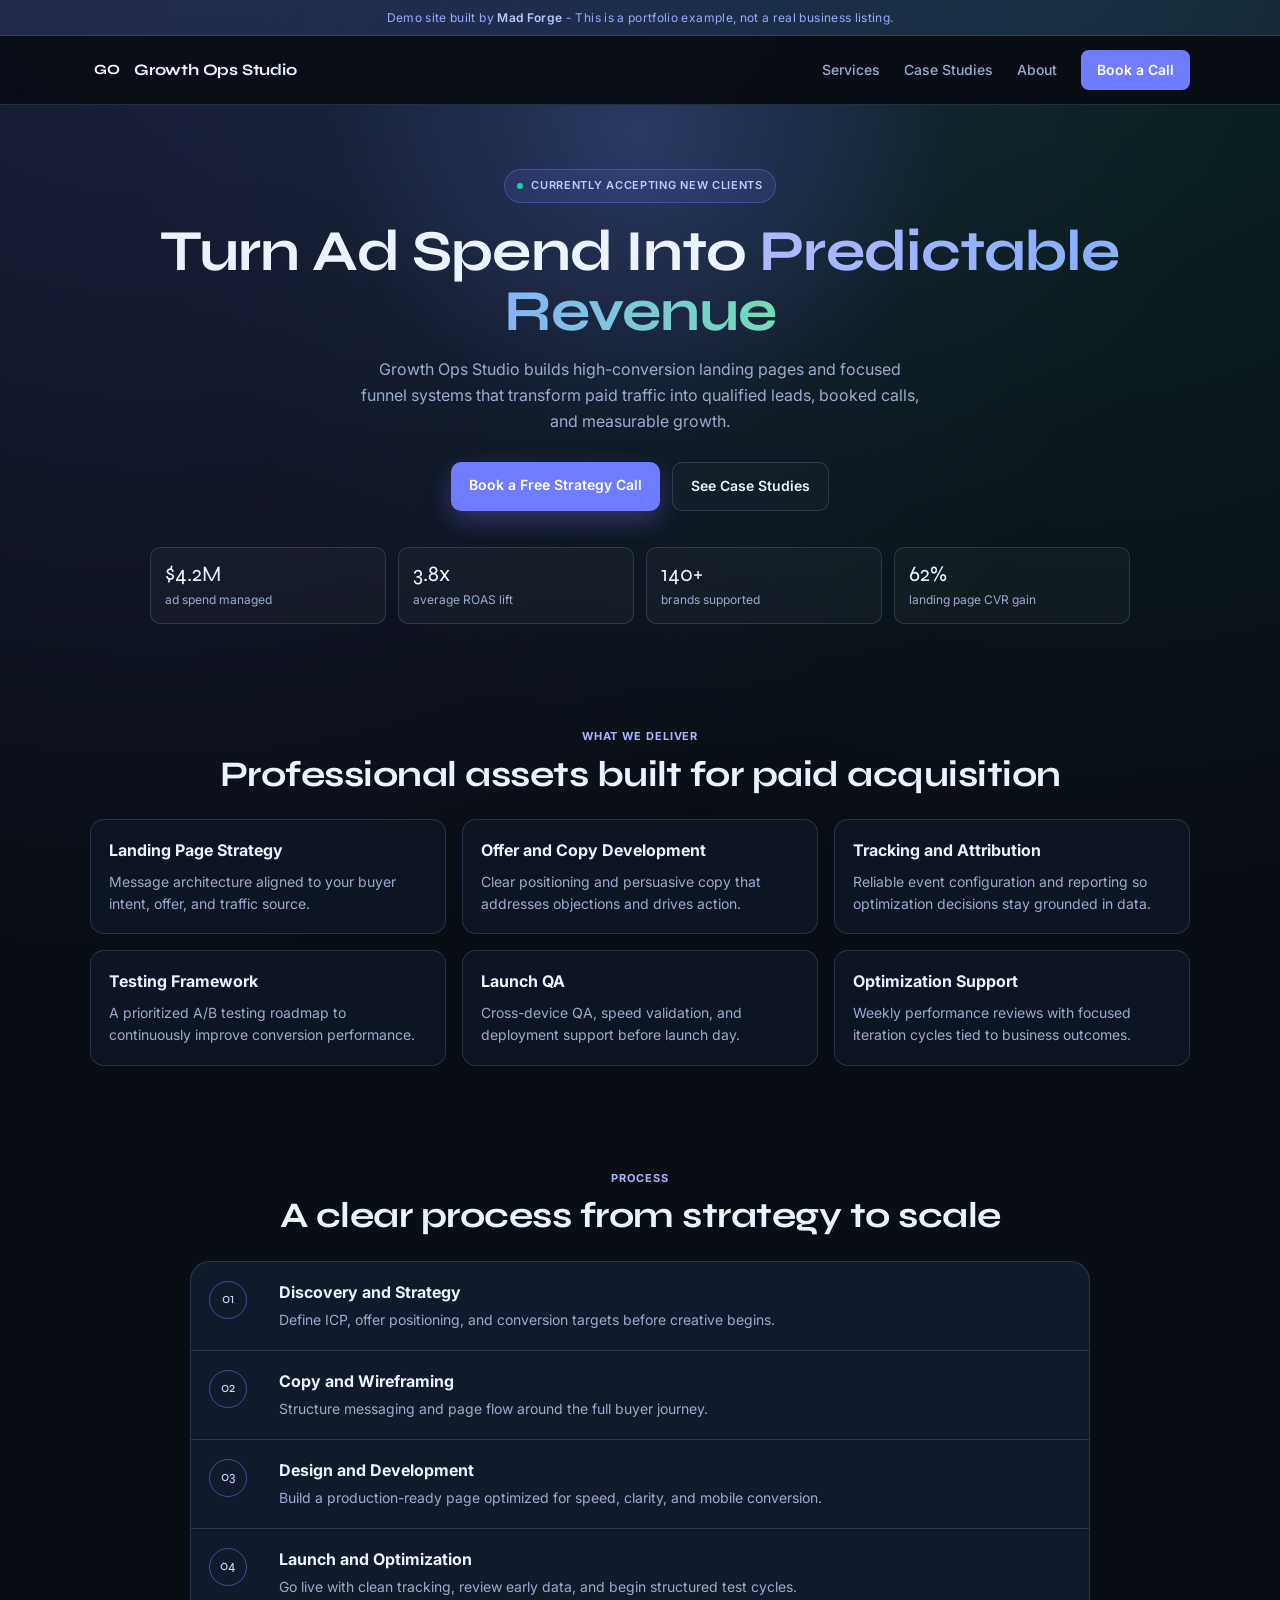
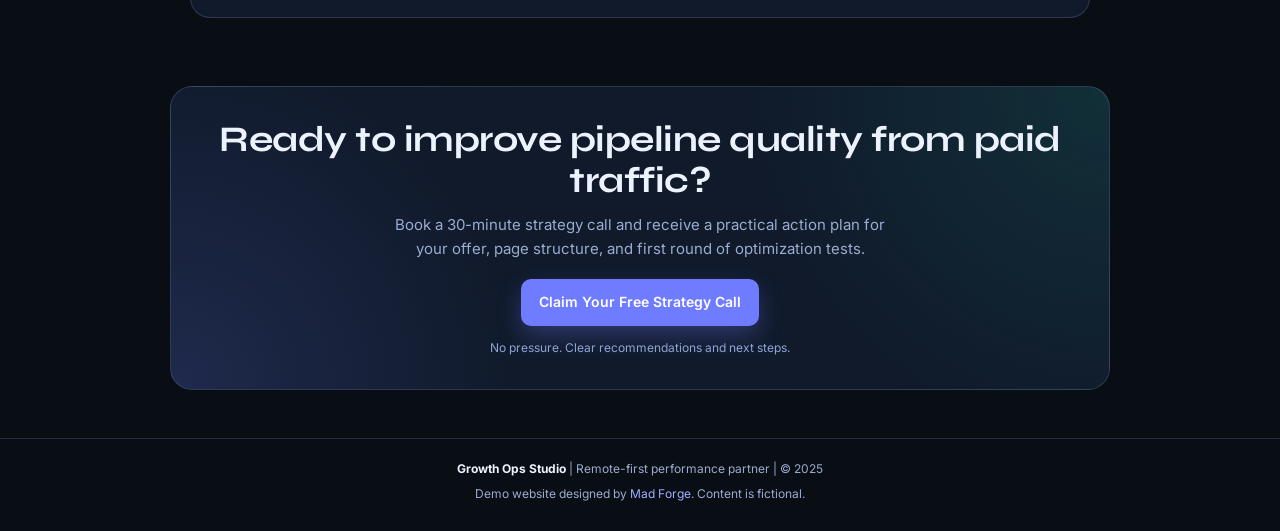
<file: demos/growth-ops-studio.html>
<!DOCTYPE html>
<html lang="en">
<head>
  <meta charset="UTF-8" />
  <meta name="viewport" content="width=device-width, initial-scale=1.0" />
  <title>Growth Ops Studio | Scale Your Business with Intent</title>
  <link rel="preconnect" href="https://fonts.googleapis.com" />
  <link href="https://fonts.googleapis.com/css2?family=Inter:wght@400;500;600;700;800&family=Syne:wght@700;800&display=swap" rel="stylesheet" />
  <style>
    *, *::before, *::after {
      box-sizing: border-box;
      margin: 0;
      padding: 0;
    }

    :root {
      --bg: #090d14;
      --surface: #111a2a;
      --surface-2: #0d1422;
      --line: rgba(156, 174, 222, 0.2);
      --text: #edf2ff;
      --muted: #9aaccf;
      --primary: #6f7cff;
      --primary-strong: #5c69e8;
      --accent: #1ecf9a;
      --radius-xl: 20px;
      --radius-lg: 14px;
      --radius-md: 10px;
      --container: 1100px;
    }

    html {
      scroll-behavior: smooth;
    }

    body {
      font-family: 'Inter', sans-serif;
      color: var(--text);
      background:
        radial-gradient(circle at 12% -8%, rgba(111, 124, 255, 0.2), transparent 44%),
        radial-gradient(circle at 84% -4%, rgba(30, 207, 154, 0.12), transparent 40%),
        var(--bg);
      line-height: 1.6;
    }

    .container {
      width: min(var(--container), 92vw);
      margin: 0 auto;
    }

    .demo-ribbon {
      background: rgba(111, 124, 255, 0.1);
      border-bottom: 1px solid rgba(111, 124, 255, 0.22);
      text-align: center;
      padding: 8px;
      font-size: 12px;
      color: #95acff;
      letter-spacing: 0.35px;
    }

    .demo-ribbon a {
      color: #b9c8ff;
      text-decoration: none;
      font-weight: 600;
    }

    nav {
      position: sticky;
      top: 0;
      z-index: 100;
      background: rgba(9, 13, 20, 0.9);
      backdrop-filter: blur(10px);
      border-bottom: 1px solid var(--line);
    }

    .nav-inner {
      height: 68px;
      display: flex;
      align-items: center;
      justify-content: space-between;
      gap: 14px;
    }
    .brand {
      display: inline-flex;
      align-items: center;
      gap: 10px;
      text-decoration: none;
    }
    .logo {
      width: 34px;
      height: 34px;
      border-radius: 9px;
      background: linear-gradient(140deg, var(--primary), var(--primary-2));
      display: grid;
      place-items: center;
      font-family: 'Syne', sans-serif;
      font-size: 14px;
      font-weight: 700;
      color: #fff;
    }
    .brand-name {
      font-family: 'Syne', sans-serif;
      font-size: 16px;
      font-weight: 700;
      letter-spacing: -0.2px;
      color: var(--text);
    }

    .nav-links {
      display: flex;
      align-items: center;
      gap: 24px;
    }
    .nav-links a {
      text-decoration: none;
      color: var(--muted);
      font-size: 14px;
      font-weight: 500;
      transition: color 180ms ease;
    }

    .nav-links a:hover {
      color: var(--text);
    }

    .nav-links .nav-cta {
      color: #fff;
      background: var(--primary);
      border-radius: 8px;
      padding: 9px 16px;
      font-weight: 600;
      transition: background 180ms ease;
    }

    .nav-links .nav-cta:hover {
      background: var(--primary-strong);
    }

    .hero {
      padding: 64px 0 52px;
      text-align: center;
      position: relative;
      overflow: hidden;
    }

    .hero::before {
      content: "";
      position: absolute;
      width: 620px;
      height: 620px;
      left: 50%;
      top: -280px;
      transform: translateX(-50%);
      background: radial-gradient(circle, rgba(111, 124, 255, 0.25) 0%, transparent 70%);
      pointer-events: none;
    }

    .hero-tag {
      display: inline-flex;
      align-items: center;
      gap: 8px;
      font-size: 11px;
      letter-spacing: 0.7px;
      text-transform: uppercase;
      color: #becdff;
      border: 1px solid rgba(111, 124, 255, 0.35);
      background: rgba(111, 124, 255, 0.12);
      padding: 7px 12px;
      border-radius: 999px;
      margin-bottom: 18px;
      font-weight: 600;
      position: relative;
      z-index: 1;
    }

    .dot {
      width: 6px;
      height: 6px;
      border-radius: 50%;
      background: var(--accent);
    }

    h1 {
      font-family: 'Syne', sans-serif;
      font-size: clamp(32px, 4.9vw, 58px);
      line-height: 1.04;
      letter-spacing: -0.9px;
      margin-bottom: 16px;
      position: relative;
      z-index: 1;
    }

    h1 .highlight {
      background: linear-gradient(90deg, #b0b8ff, #88b0ff 52%, #70ddb6);
      -webkit-background-clip: text;
      -webkit-text-fill-color: transparent;
      background-clip: text;
    }

    .hero-copy {
      color: var(--muted);
      font-size: 16px;
      max-width: 56ch;
      margin: 0 auto 28px;
      position: relative;
      z-index: 1;
    }

    .hero-actions {
      display: flex;
      gap: 12px;
      flex-wrap: wrap;
      justify-content: center;
      margin-bottom: 36px;
      position: relative;
      z-index: 1;
    }

    .btn {
      text-decoration: none;
      border-radius: var(--radius-md);
      font-size: 14px;
      font-weight: 600;
      padding: 12px 18px;
      display: inline-block;
      transition: transform 180ms ease, background 180ms ease, border-color 180ms ease;
    }

    .btn-primary {
      background: var(--primary);
      color: #fff;
      box-shadow: 0 10px 24px rgba(111, 124, 255, 0.3);
    }

    .btn-primary:hover {
      background: var(--primary-strong);
      transform: translateY(-1px);
    }

    .btn-secondary {
      color: var(--text);
      border: 1px solid var(--line);
      background: rgba(255, 255, 255, 0.02);
    }

    .btn-secondary:hover {
      border-color: rgba(179, 196, 240, 0.4);
      transform: translateY(-1px);
    }

    .proof {
      display: grid;
      grid-template-columns: repeat(4, minmax(0, 1fr));
      gap: 12px;
      max-width: 980px;
      margin: 0 auto;
      position: relative;
      z-index: 1;
    }

    .proof-item {
      border: 1px solid var(--line);
      border-radius: var(--radius-md);
      background: rgba(255, 255, 255, 0.03);
      padding: 14px;
      text-align: left;
    }

    .proof-value {
      font-family: 'Syne', sans-serif;
      font-size: 22px;
      line-height: 1.1;
      margin-bottom: 4px;
    }

    .proof-label {
      color: var(--muted);
      font-size: 12px;
    }

    section.block {
      padding: 52px 0;
    }

    .section-top {
      margin-bottom: 24px;
      text-align: center;
    }

    .eyebrow {
      color: #aab7ff;
      font-size: 11px;
      font-weight: 700;
      letter-spacing: 0.9px;
      text-transform: uppercase;
      margin-bottom: 8px;
    }

    h2 {
      font-family: 'Syne', sans-serif;
      font-size: clamp(24px, 3.3vw, 36px);
      letter-spacing: -0.5px;
      line-height: 1.15;
    }

    .feature-grid {
      display: grid;
      grid-template-columns: repeat(3, minmax(0, 1fr));
      gap: 16px;
    }

    .feature {
      border: 1px solid var(--line);
      border-radius: var(--radius-lg);
      background: var(--surface-2);
      padding: 18px;
      transition: transform 180ms ease, border-color 180ms ease;
    }

    .feature:hover {
      transform: translateY(-2px);
      border-color: rgba(134, 154, 210, 0.35);
    }

    .feature h3 {
      font-size: 16px;
      margin-bottom: 7px;
    }

    .feature p {
      color: var(--muted);
      font-size: 14px;
    }

    .process-wrap {
      max-width: 900px;
      margin: 0 auto;
    }

    .process {
      border: 1px solid var(--line);
      border-radius: var(--radius-xl);
      background: var(--surface);
      overflow: hidden;
    }

    .step {
      display: grid;
      grid-template-columns: 56px 1fr;
      gap: 14px;
      padding: 18px;
      border-bottom: 1px solid var(--line);
    }

    .step:last-child {
      border-bottom: 0;
    }

    .step-num {
      width: 38px;
      height: 38px;
      border-radius: 999px;
      border: 1px solid rgba(111, 124, 255, 0.5);
      color: #ced7ff;
      display: grid;
      place-items: center;
      font-family: 'Syne', sans-serif;
      font-size: 14px;
      margin-top: 1px;
    }

    .step h4 {
      font-size: 16px;
      margin-bottom: 4px;
    }

    .step p {
      color: var(--muted);
      font-size: 14px;
    }

    .cta {
      margin: 16px auto 48px;
      max-width: 940px;
      border: 1px solid var(--line);
      border-radius: 22px;
      background:
        radial-gradient(circle at 100% 0%, rgba(30, 207, 154, 0.12), transparent 36%),
        radial-gradient(circle at 0% 100%, rgba(111, 124, 255, 0.16), transparent 35%),
        #101a2b;
      padding: 32px;
      text-align: center;
    }

    .cta h2 {
      margin-bottom: 12px;
    }

    .cta p {
      max-width: 56ch;
      margin: 0 auto 18px;
      color: var(--muted);
      font-size: 15px;
    }

    .cta small {
      display: block;
      margin-top: 12px;
      color: #8fa5d7;
      font-size: 12px;
    }

    footer {
      border-top: 1px solid var(--line);
      padding: 20px 0 28px;
      color: var(--muted);
      text-align: center;
      font-size: 12px;
    }

    footer a {
      color: #9bb0ff;
      text-decoration: none;
    }

    @media (max-width: 980px) {
      .feature-grid { grid-template-columns: repeat(2, minmax(0, 1fr)); }
      .proof { grid-template-columns: repeat(2, minmax(0, 1fr)); }
    }

    @media (max-width: 760px) {
      .nav-links { display: none; }
      .hero { padding-top: 40px; }
      .feature-grid { grid-template-columns: 1fr; }
      .cta { padding: 20px; }
    }
  </style>
</head>
<body>
  <div class="demo-ribbon">Demo site built by <a href="../portfolio.html">Mad Forge</a> - This is a portfolio example, not a real business listing.</div>

  <nav>
    <div class="container nav-inner">
      <a class="brand" href="#">
        <span class="logo">GO</span>
        <span class="brand-name">Growth Ops Studio</span>
      </a>
      <div class="nav-links">
        <a href="#">Services</a>
        <a href="#">Case Studies</a>
        <a href="#">About</a>
        <a href="#" class="nav-cta">Book a Call</a>
      </div>
    </div>
  </nav>

  <main class="container">
    <section class="hero">
      <div class="hero-tag"><span class="dot"></span> currently accepting new clients</div>
      <h1>Turn Ad Spend Into <span class="highlight">Predictable Revenue</span></h1>
      <p class="hero-copy">Growth Ops Studio builds high-conversion landing pages and focused funnel systems that transform paid traffic into qualified leads, booked calls, and measurable growth.</p>
      <div class="hero-actions">
        <a class="btn btn-primary" href="#">Book a Free Strategy Call</a>
        <a class="btn btn-secondary" href="#">See Case Studies</a>
      </div>
      <div class="proof">
        <div class="proof-item">
          <div class="proof-value">$4.2M</div>
          <div class="proof-label">ad spend managed</div>
        </div>
        <div class="proof-item">
          <div class="proof-value">3.8x</div>
          <div class="proof-label">average ROAS lift</div>
        </div>
        <div class="proof-item">
          <div class="proof-value">140+</div>
          <div class="proof-label">brands supported</div>
        </div>
        <div class="proof-item">
          <div class="proof-value">62%</div>
          <div class="proof-label">landing page CVR gain</div>
        </div>
      </div>
    </section>

    <section class="block">
      <div class="section-top">
        <p class="eyebrow">What We Deliver</p>
        <h2>Professional assets built for paid acquisition</h2>
      </div>
      <div class="feature-grid">
        <article class="feature">
          <h3>Landing Page Strategy</h3>
          <p>Message architecture aligned to your buyer intent, offer, and traffic source.</p>
        </article>
        <article class="feature">
          <h3>Offer and Copy Development</h3>
          <p>Clear positioning and persuasive copy that addresses objections and drives action.</p>
        </article>
        <article class="feature">
          <h3>Tracking and Attribution</h3>
          <p>Reliable event configuration and reporting so optimization decisions stay grounded in data.</p>
        </article>
        <article class="feature">
          <h3>Testing Framework</h3>
          <p>A prioritized A/B testing roadmap to continuously improve conversion performance.</p>
        </article>
        <article class="feature">
          <h3>Launch QA</h3>
          <p>Cross-device QA, speed validation, and deployment support before launch day.</p>
        </article>
        <article class="feature">
          <h3>Optimization Support</h3>
          <p>Weekly performance reviews with focused iteration cycles tied to business outcomes.</p>
        </article>
      </div>
    </section>

    <section class="block">
      <div class="section-top">
        <p class="eyebrow">Process</p>
        <h2>A clear process from strategy to scale</h2>
      </div>
      <div class="process-wrap">
        <div class="process">
          <div class="step">
            <div class="step-num">01</div>
            <div>
              <h4>Discovery and Strategy</h4>
              <p>Define ICP, offer positioning, and conversion targets before creative begins.</p>
            </div>
          </div>
          <div class="step">
            <div class="step-num">02</div>
            <div>
              <h4>Copy and Wireframing</h4>
              <p>Structure messaging and page flow around the full buyer journey.</p>
            </div>
          </div>
          <div class="step">
            <div class="step-num">03</div>
            <div>
              <h4>Design and Development</h4>
              <p>Build a production-ready page optimized for speed, clarity, and mobile conversion.</p>
            </div>
          </div>
          <div class="step">
            <div class="step-num">04</div>
            <div>
              <h4>Launch and Optimization</h4>
              <p>Go live with clean tracking, review early data, and begin structured test cycles.</p>
            </div>
          </div>
        </div>
      </div>
    </section>

    <section class="cta">
      <h2>Ready to improve pipeline quality from paid traffic?</h2>
      <p>Book a 30-minute strategy call and receive a practical action plan for your offer, page structure, and first round of optimization tests.</p>
      <a class="btn btn-primary" href="#">Claim Your Free Strategy Call</a>
      <small>No pressure. Clear recommendations and next steps.</small>
    </section>
  </main>

  <footer>
    <p><strong style="color: #ecf2ff;">Growth Ops Studio</strong> | Remote-first performance partner | &copy; 2025</p>
    <p style="margin-top: 6px;">Demo website designed by <a href="../portfolio.html">Mad Forge</a>. Content is fictional.</p>
  </footer>
</body>
</html>
</file>
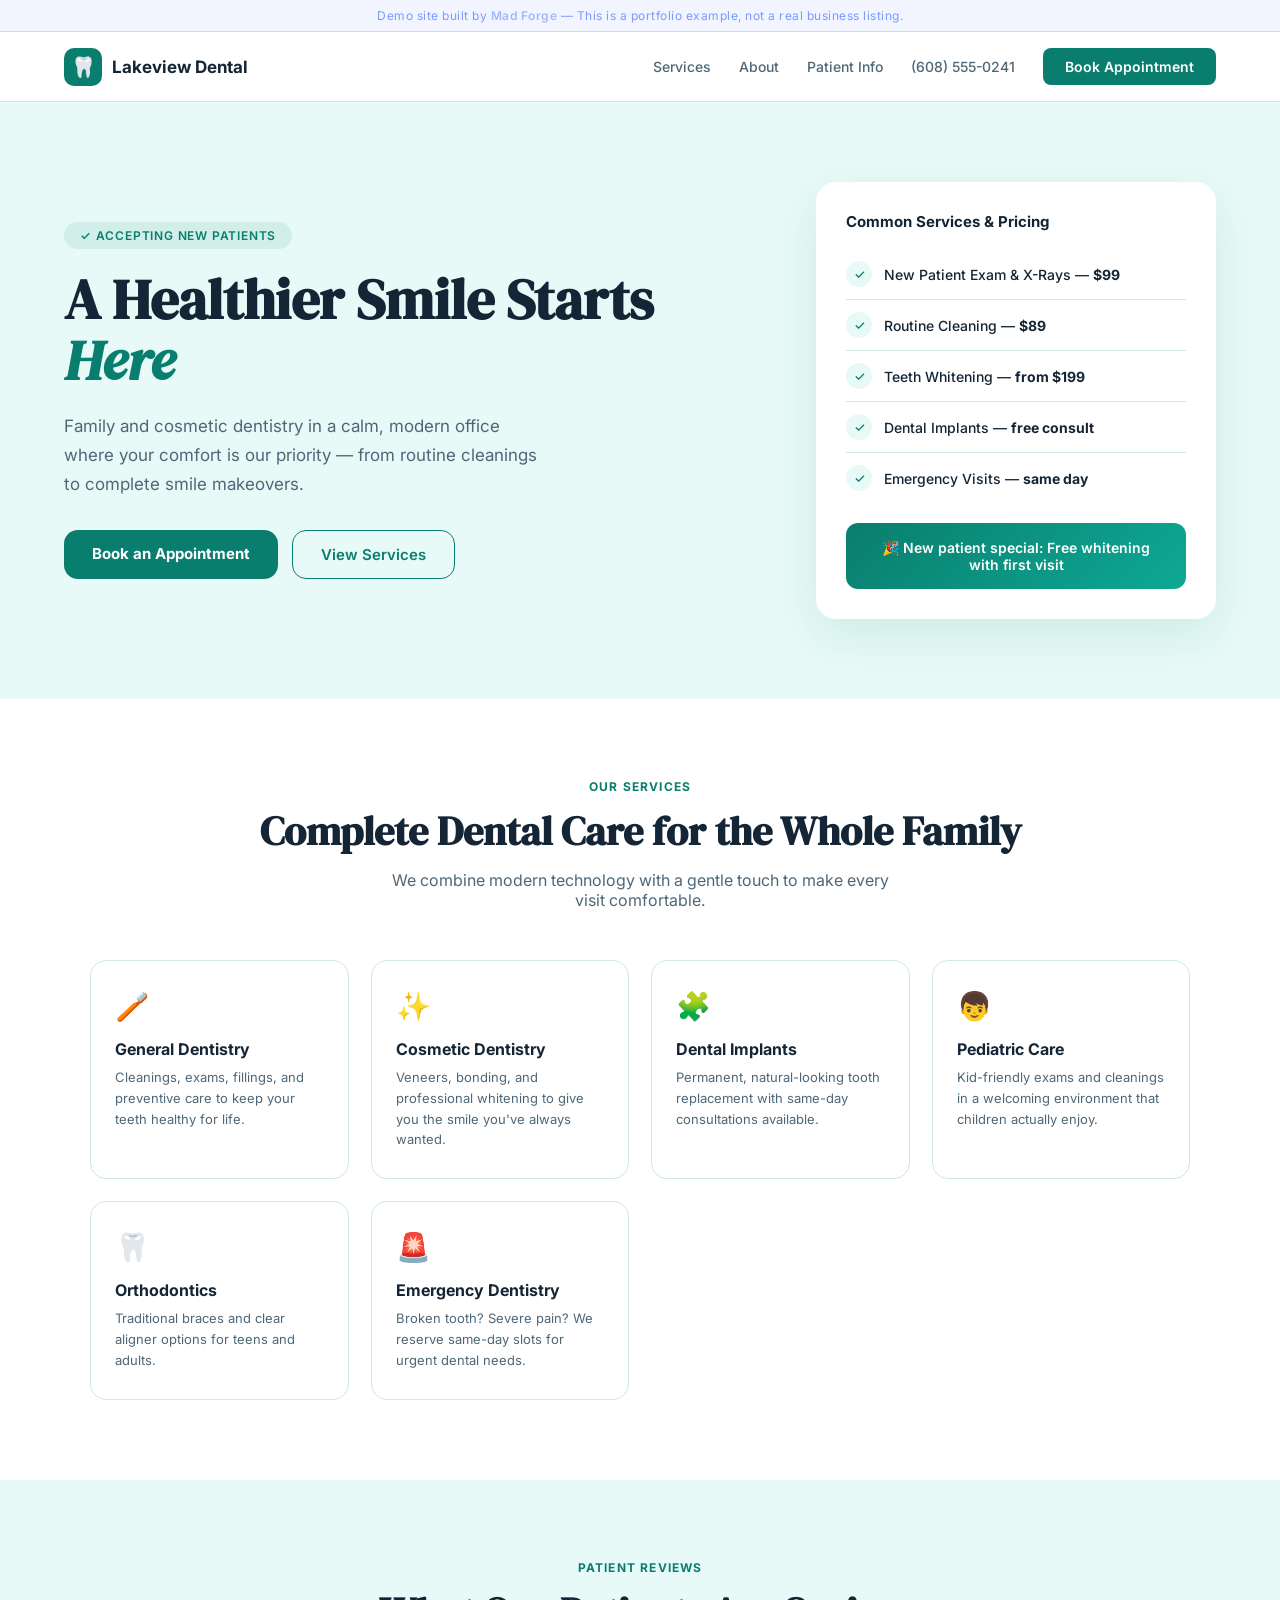
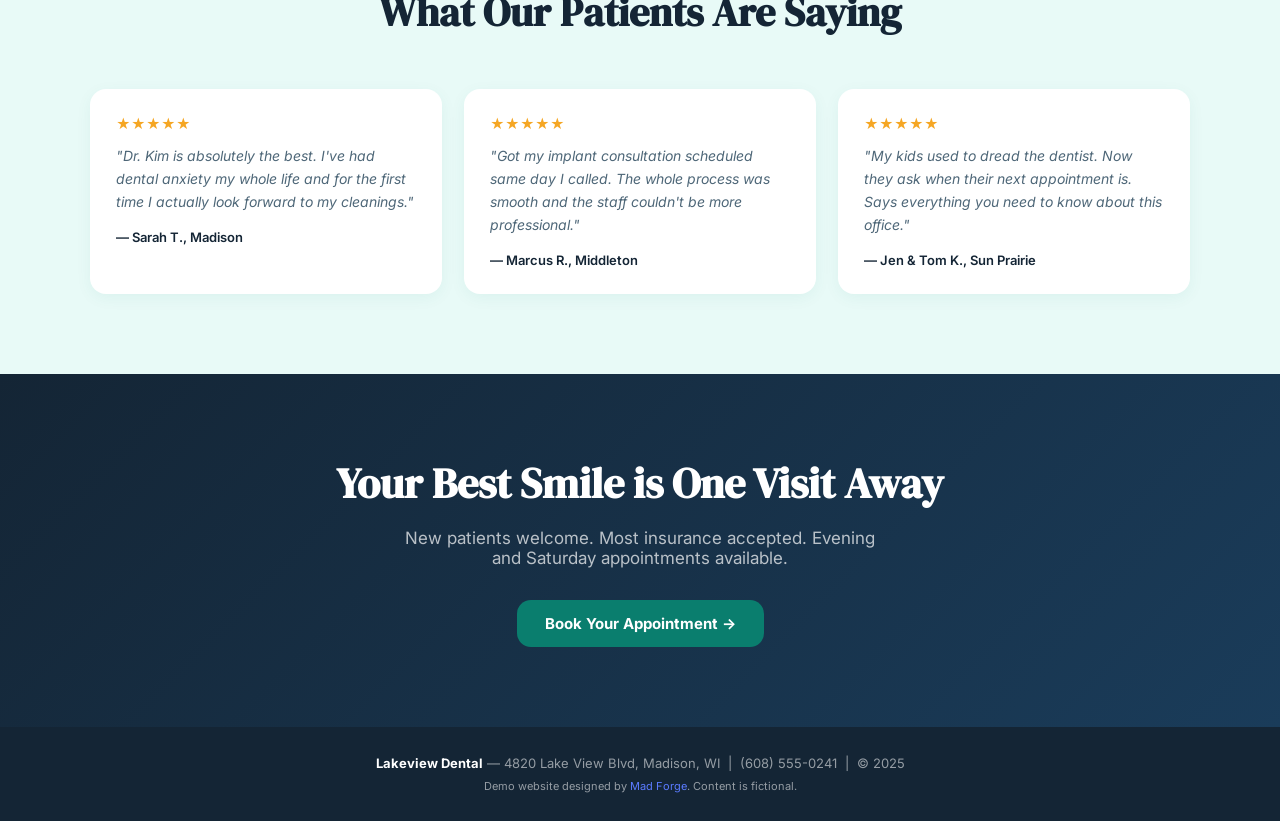
<file: demos/lakeview-dental.html>
<!DOCTYPE html>
<html lang="en">
<head>
  <meta charset="UTF-8" />
  <meta name="viewport" content="width=device-width, initial-scale=1.0" />
  <title>Lakeview Dental | Family & Cosmetic Dentistry in Madison, WI</title>
  <link rel="preconnect" href="https://fonts.googleapis.com" />
  <link href="https://fonts.googleapis.com/css2?family=Inter:wght@400;500;600;700&family=DM+Serif+Display:ital@0;1&display=swap" rel="stylesheet" />
  <style>
    *, *::before, *::after { box-sizing: border-box; margin: 0; padding: 0; }
    :root {
      --teal: #0a7e6e;
      --teal-light: #0ea895;
      --teal-pale: #e8faf7;
      --blue: #1a6eb5;
      --text: #142535;
      --muted: #4e6778;
      --border: #cde8e4;
      --radius: 14px;
    }
    html { scroll-behavior: smooth; }
    body { font-family: 'Inter', sans-serif; color: var(--text); background: #fff; }

    /* NAV */
    nav { background: #fff; border-bottom: 1px solid var(--border); padding: 0 5%; display: flex; align-items: center; justify-content: space-between; height: 70px; position: sticky; top: 0; z-index: 100; }
    .nav-brand { display: flex; align-items: center; gap: 10px; text-decoration: none; }
    .nav-logo { width: 38px; height: 38px; background: var(--teal); border-radius: 10px; display: flex; align-items: center; justify-content: center; font-size: 20px; }
    .nav-name { font-weight: 700; font-size: 17px; color: var(--text); }
    .nav-links { display: flex; gap: 28px; align-items: center; }
    .nav-links a { color: var(--muted); text-decoration: none; font-size: 14px; font-weight: 500; transition: color .2s; }
    .nav-links a:hover { color: var(--teal); }
    .nav-phone { font-size: 14px; font-weight: 600; color: var(--teal); text-decoration: none; }
    .nav-cta { background: var(--teal); color: #fff !important; padding: 10px 22px; border-radius: 8px; font-weight: 600 !important; font-size: 14px !important; }
    .demo-ribbon { background: rgba(91,123,255,0.08); border-bottom: 1px solid rgba(91,123,255,0.25); text-align: center; padding: 8px; font-size: 12px; color: #7a9aff; letter-spacing: 0.5px; }
    .demo-ribbon a { color: #a0b8ff; text-decoration: none; font-weight: 600; }

    /* HERO */
    .hero { background: var(--teal-pale); padding: 80px 5%; display: flex; align-items: center; gap: 60px; min-height: 540px; }
    .hero-content { flex: 1; }
    .hero-tag { display: inline-block; background: rgba(10,126,110,0.1); color: var(--teal); border-radius: 99px; padding: 6px 16px; font-size: 12px; font-weight: 600; text-transform: uppercase; letter-spacing: 0.8px; margin-bottom: 20px; }
    .hero h1 { font-family: 'DM Serif Display', serif; font-size: clamp(36px,5vw,56px); line-height: 1.1; color: var(--text); margin-bottom: 20px; }
    .hero h1 em { font-style: italic; color: var(--teal); }
    .hero p { font-size: 17px; color: var(--muted); line-height: 1.7; margin-bottom: 32px; max-width: 480px; }
    .hero-actions { display: flex; gap: 14px; flex-wrap: wrap; }
    .btn-teal { background: var(--teal); color: #fff; padding: 14px 28px; border-radius: var(--radius); font-weight: 700; font-size: 15px; text-decoration: none; display: inline-block; transition: background .2s, transform .2s; }
    .btn-teal:hover { background: #086057; transform: translateY(-2px); }
    .btn-ghost { background: transparent; color: var(--teal); padding: 14px 28px; border-radius: var(--radius); font-weight: 600; font-size: 15px; text-decoration: none; display: inline-block; border: 1.5px solid var(--teal); transition: background .2s; }
    .btn-ghost:hover { background: rgba(10,126,110,0.07); }
    .hero-visual { flex: 0 0 400px; }
    .hero-card { background: #fff; border-radius: 20px; padding: 30px; box-shadow: 0 16px 50px rgba(10,126,110,0.12); }
    .hero-card h3 { font-size: 15px; font-weight: 700; margin-bottom: 18px; color: var(--text); }
    .service-list { list-style: none; }
    .service-list li { display: flex; align-items: center; gap: 12px; padding: 12px 0; border-bottom: 1px solid var(--border); font-size: 14px; font-weight: 500; }
    .service-list li:last-child { border-bottom: none; }
    .check { width: 26px; height: 26px; background: var(--teal-pale); border-radius: 50%; display: flex; align-items: center; justify-content: center; color: var(--teal); font-size: 13px; flex-shrink: 0; }
    .new-patients { margin-top: 20px; background: linear-gradient(135deg, var(--teal), var(--teal-light)); border-radius: 12px; padding: 16px 20px; color: #fff; font-size: 14px; font-weight: 600; text-align: center; }

    /* SERVICES */
    .section { padding: 80px 5%; }
    .container { max-width: 1100px; margin: 0 auto; }
    .section-header { text-align: center; margin-bottom: 50px; }
    .eyebrow { font-size: 12px; font-weight: 700; text-transform: uppercase; letter-spacing: 1.2px; color: var(--teal); margin-bottom: 10px; }
    .section-header h2 { font-family: 'DM Serif Display', serif; font-size: clamp(28px,4vw,40px); color: var(--text); margin-bottom: 12px; }
    .section-header p { font-size: 16px; color: var(--muted); max-width: 500px; margin: 0 auto; }
    .services-grid { display: grid; grid-template-columns: repeat(auto-fit, minmax(230px, 1fr)); gap: 22px; }
    .s-card { background: #fff; border: 1px solid var(--border); border-radius: 16px; padding: 28px 24px; transition: box-shadow .2s, transform .2s; }
    .s-card:hover { box-shadow: 0 10px 30px rgba(10,126,110,0.1); transform: translateY(-3px); }
    .s-icon { font-size: 28px; margin-bottom: 16px; }
    .s-card h3 { font-size: 16px; font-weight: 700; margin-bottom: 8px; }
    .s-card p { font-size: 13px; color: var(--muted); line-height: 1.6; }

    /* TESTIMONIALS */
    .testimonials { background: var(--teal-pale); padding: 80px 5%; }
    .reviews-grid { display: grid; grid-template-columns: repeat(auto-fit, minmax(280px, 1fr)); gap: 22px; max-width: 1100px; margin: 0 auto; }
    .review-card { background: #fff; border-radius: 16px; padding: 26px; box-shadow: 0 4px 16px rgba(10,126,110,0.06); }
    .review-stars { color: #f5a623; font-size: 14px; margin-bottom: 12px; }
    .review-text { font-size: 14px; color: var(--muted); line-height: 1.65; margin-bottom: 16px; font-style: italic; }
    .reviewer { font-size: 13px; font-weight: 600; color: var(--text); }

    /* CTA */
    .cta { background: linear-gradient(135deg, var(--text) 0%, #1a3c5a 100%); padding: 80px 5%; text-align: center; color: #fff; }
    .cta h2 { font-family: 'DM Serif Display', serif; font-size: clamp(28px,4vw,42px); margin-bottom: 16px; }
    .cta p { font-size: 17px; color: rgba(255,255,255,0.7); margin-bottom: 32px; max-width: 480px; margin-left: auto; margin-right: auto; }

    footer { background: var(--text); color: rgba(255,255,255,0.55); text-align: center; padding: 28px 5%; font-size: 13px; }
    footer a { color: #5b7bff; text-decoration: none; }

    @media (max-width: 768px) {
      .hero { flex-direction: column; padding: 50px 5%; }
      .hero-visual { flex: unset; width: 100%; }
      .nav-links { display: none; }
    }
  </style>
</head>
<body>
  <div class="demo-ribbon">Demo site built by <a href="../portfolio.html">Mad Forge</a> &mdash; This is a portfolio example, not a real business listing.</div>
  <nav>
    <a class="nav-brand" href="#">
      <div class="nav-logo">🦷</div>
      <span class="nav-name">Lakeview Dental</span>
    </a>
    <div class="nav-links">
      <a href="#">Services</a>
      <a href="#">About</a>
      <a href="#">Patient Info</a>
      <a href="#" class="nav-phone">(608) 555-0241</a>
      <a href="#" class="nav-cta">Book Appointment</a>
    </div>
  </nav>

  <section class="hero">
    <div class="hero-content">
      <div class="hero-tag">&#10003; Accepting New Patients</div>
      <h1>A Healthier Smile Starts <em>Here</em></h1>
      <p>Family and cosmetic dentistry in a calm, modern office where your comfort is our priority — from routine cleanings to complete smile makeovers.</p>
      <div class="hero-actions">
        <a href="#" class="btn-teal">Book an Appointment</a>
        <a href="#" class="btn-ghost">View Services</a>
      </div>
    </div>
    <div class="hero-visual">
      <div class="hero-card">
        <h3>Common Services &amp; Pricing</h3>
        <ul class="service-list">
          <li><div class="check">✓</div><span>New Patient Exam &amp; X-Rays — <strong>$99</strong></span></li>
          <li><div class="check">✓</div><span>Routine Cleaning — <strong>$89</strong></span></li>
          <li><div class="check">✓</div><span>Teeth Whitening — <strong>from $199</strong></span></li>
          <li><div class="check">✓</div><span>Dental Implants — <strong>free consult</strong></span></li>
          <li><div class="check">✓</div><span>Emergency Visits — <strong>same day</strong></span></li>
        </ul>
        <div class="new-patients">🎉 New patient special: Free whitening with first visit</div>
      </div>
    </div>
  </section>

  <section class="section">
    <div class="container">
      <div class="section-header">
        <div class="eyebrow">Our Services</div>
        <h2>Complete Dental Care for the Whole Family</h2>
        <p>We combine modern technology with a gentle touch to make every visit comfortable.</p>
      </div>
      <div class="services-grid">
        <div class="s-card">
          <div class="s-icon">🪥</div>
          <h3>General Dentistry</h3>
          <p>Cleanings, exams, fillings, and preventive care to keep your teeth healthy for life.</p>
        </div>
        <div class="s-card">
          <div class="s-icon">✨</div>
          <h3>Cosmetic Dentistry</h3>
          <p>Veneers, bonding, and professional whitening to give you the smile you've always wanted.</p>
        </div>
        <div class="s-card">
          <div class="s-icon">🧩</div>
          <h3>Dental Implants</h3>
          <p>Permanent, natural-looking tooth replacement with same-day consultations available.</p>
        </div>
        <div class="s-card">
          <div class="s-icon">👦</div>
          <h3>Pediatric Care</h3>
          <p>Kid-friendly exams and cleanings in a welcoming environment that children actually enjoy.</p>
        </div>
        <div class="s-card">
          <div class="s-icon">🦷</div>
          <h3>Orthodontics</h3>
          <p>Traditional braces and clear aligner options for teens and adults.</p>
        </div>
        <div class="s-card">
          <div class="s-icon">🚨</div>
          <h3>Emergency Dentistry</h3>
          <p>Broken tooth? Severe pain? We reserve same-day slots for urgent dental needs.</p>
        </div>
      </div>
    </div>
  </section>

  <section class="testimonials">
    <div class="container">
      <div class="section-header">
        <div class="eyebrow">Patient Reviews</div>
        <h2>What Our Patients Are Saying</h2>
      </div>
      <div class="reviews-grid">
        <div class="review-card">
          <div class="review-stars">★★★★★</div>
          <p class="review-text">"Dr. Kim is absolutely the best. I've had dental anxiety my whole life and for the first time I actually look forward to my cleanings."</p>
          <div class="reviewer">— Sarah T., Madison</div>
        </div>
        <div class="review-card">
          <div class="review-stars">★★★★★</div>
          <p class="review-text">"Got my implant consultation scheduled same day I called. The whole process was smooth and the staff couldn't be more professional."</p>
          <div class="reviewer">— Marcus R., Middleton</div>
        </div>
        <div class="review-card">
          <div class="review-stars">★★★★★</div>
          <p class="review-text">"My kids used to dread the dentist. Now they ask when their next appointment is. Says everything you need to know about this office."</p>
          <div class="reviewer">— Jen & Tom K., Sun Prairie</div>
        </div>
      </div>
    </div>
  </section>

  <section class="cta">
    <h2>Your Best Smile is One Visit Away</h2>
    <p>New patients welcome. Most insurance accepted. Evening and Saturday appointments available.</p>
    <a href="#" class="btn-teal">Book Your Appointment &rarr;</a>
  </section>

  <footer>
    <p><strong style="color:#fff">Lakeview Dental</strong> &mdash; 4820 Lake View Blvd, Madison, WI &nbsp;|&nbsp; (608) 555-0241 &nbsp;|&nbsp; &copy; 2025</p>
    <p style="margin-top: 8px; font-size: 11px;">Demo website designed by <a href="../portfolio.html">Mad Forge</a>. Content is fictional.</p>
  </footer>
</body>
</html>
</file>
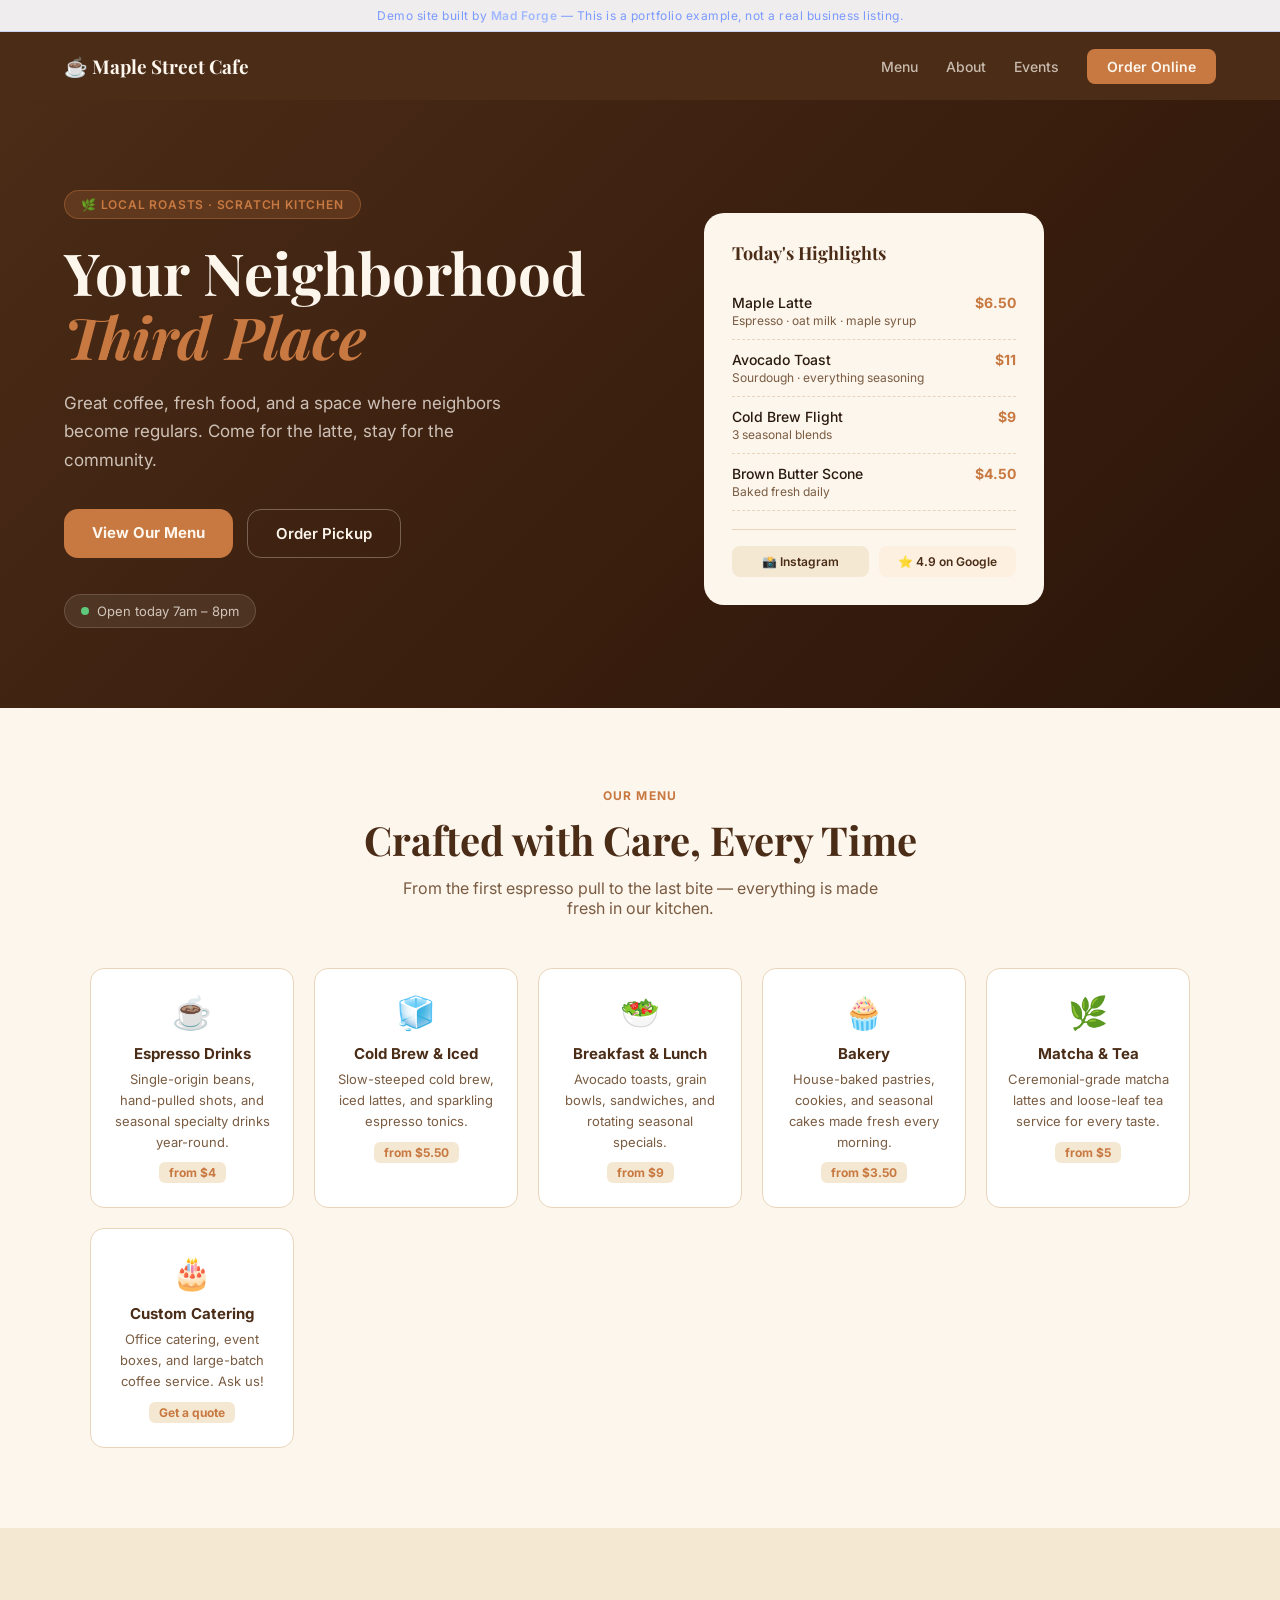
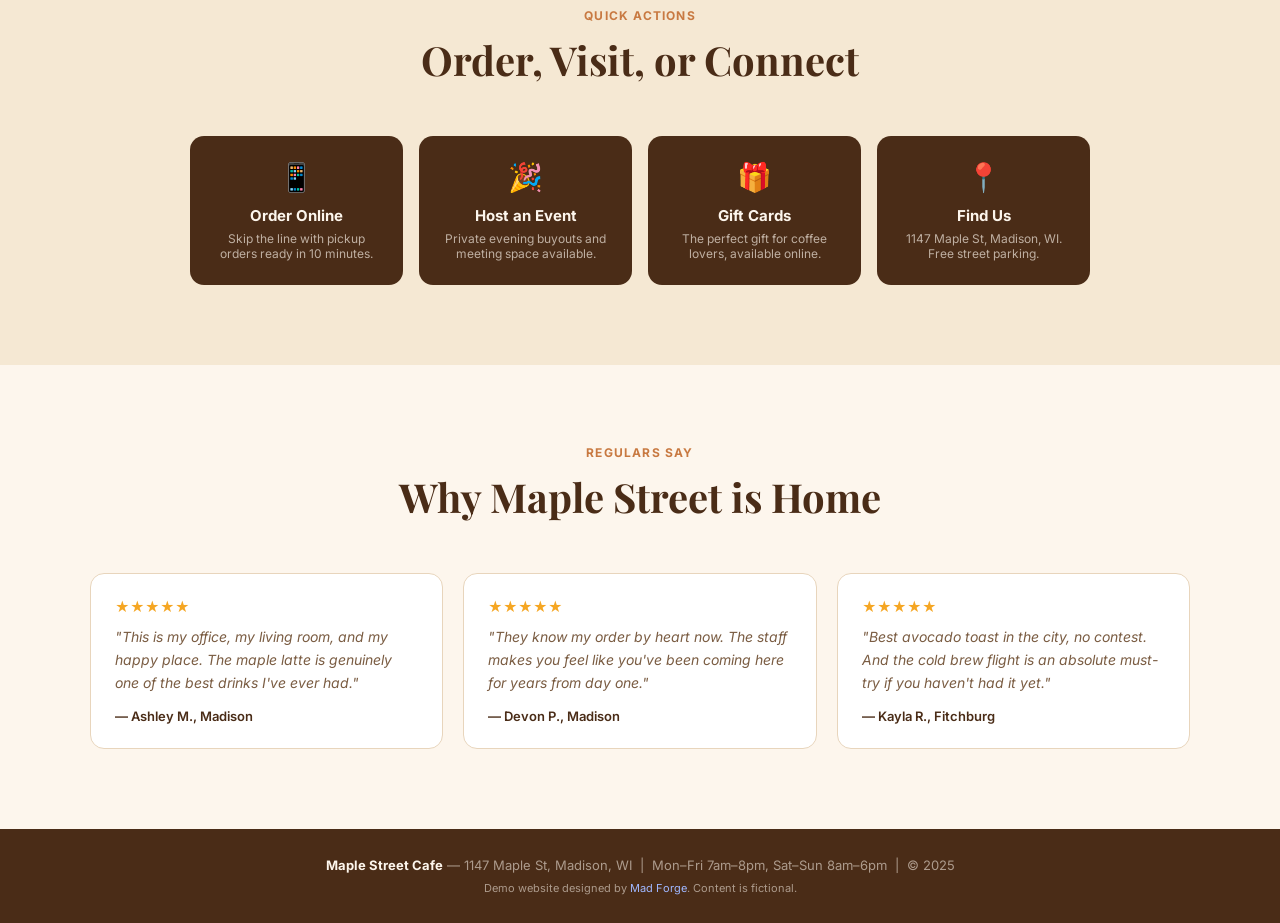
<file: demos/maple-street-cafe.html>
<!DOCTYPE html>
<html lang="en">
<head>
  <meta charset="UTF-8" />
  <meta name="viewport" content="width=device-width, initial-scale=1.0" />
  <title>Maple Street Cafe | Coffee & Community in Madison, WI</title>
  <link rel="preconnect" href="https://fonts.googleapis.com" />
  <link href="https://fonts.googleapis.com/css2?family=Inter:wght@400;500;600;700&family=Playfair+Display:ital,wght@0,700;1,700&display=swap" rel="stylesheet" />
  <style>
    *, *::before, *::after { box-sizing: border-box; margin: 0; padding: 0; }
    :root {
      --brown: #4a2c17;
      --caramel: #c87941;
      --cream: #fdf6ed;
      --warm: #f5e8d3;
      --green: #2d5a3d;
      --text: #2a1a0e;
      --muted: #7a5c42;
      --border: #e8d5bc;
      --radius: 14px;
    }
    html { scroll-behavior: smooth; }
    body { font-family: 'Inter', sans-serif; color: var(--text); background: var(--cream); }

    /* NAV */
    nav { background: var(--brown); padding: 0 5%; display: flex; align-items: center; justify-content: space-between; height: 68px; position: sticky; top: 0; z-index: 100; }
    .nav-brand { display: flex; align-items: center; gap: 10px; text-decoration: none; }
    .nav-name { font-family: 'Playfair Display', serif; font-weight: 700; font-size: 19px; color: var(--cream); }
    .nav-links { display: flex; gap: 28px; align-items: center; }
    .nav-links a { color: rgba(253,246,237,0.7); text-decoration: none; font-size: 14px; font-weight: 500; transition: color .2s; }
    .nav-links a:hover { color: var(--cream); }
    .nav-cta { background: var(--caramel); color: var(--cream) !important; padding: 9px 20px; border-radius: 8px; font-weight: 600 !important; }
    .demo-ribbon { background: rgba(91,123,255,0.08); border-bottom: 1px solid rgba(91,123,255,0.25); text-align: center; padding: 8px; font-size: 12px; color: #7a9aff; letter-spacing: 0.5px; }
    .demo-ribbon a { color: #a0b8ff; text-decoration: none; font-weight: 600; }

    /* HERO */
    .hero { background: linear-gradient(135deg, var(--brown) 0%, #3a1e0e 55%, #2a150a 100%); color: var(--cream); padding: 90px 5% 80px; display: flex; align-items: center; gap: 60px; min-height: 520px; }
    .hero-content { flex: 1; max-width: 580px; }
    .hero-tag { display: inline-block; background: rgba(200,121,65,0.2); border: 1px solid rgba(200,121,65,0.4); color: var(--caramel); border-radius: 99px; padding: 6px 16px; font-size: 12px; font-weight: 600; text-transform: uppercase; letter-spacing: 0.8px; margin-bottom: 22px; }
    .hero h1 { font-family: 'Playfair Display', serif; font-weight: 700; font-size: clamp(38px,5vw,58px); line-height: 1.1; margin-bottom: 20px; }
    .hero h1 em { font-style: italic; color: var(--caramel); }
    .hero p { font-size: 17px; color: rgba(253,246,237,0.75); line-height: 1.7; margin-bottom: 34px; max-width: 460px; }
    .hero-actions { display: flex; gap: 14px; flex-wrap: wrap; margin-bottom: 36px; }
    .btn-caramel { background: var(--caramel); color: var(--cream); padding: 14px 28px; border-radius: var(--radius); font-weight: 700; font-size: 15px; text-decoration: none; display: inline-block; transition: background .2s, transform .2s; }
    .btn-caramel:hover { background: #b06830; transform: translateY(-2px); }
    .btn-outline { background: transparent; color: var(--cream); padding: 14px 28px; border-radius: var(--radius); font-weight: 600; font-size: 15px; text-decoration: none; display: inline-block; border: 1.5px solid rgba(253,246,237,0.3); transition: border-color .2s; }
    .btn-outline:hover { border-color: var(--cream); }
    .hours-pill { display: inline-flex; align-items: center; gap: 8px; background: rgba(253,246,237,0.08); border: 1px solid rgba(253,246,237,0.15); border-radius: 99px; padding: 8px 16px; font-size: 13px; color: rgba(253,246,237,0.75); }
    .open-dot { width: 8px; height: 8px; background: #5ec97a; border-radius: 50%; }
    .hero-img-block { flex: 0 0 340px; }
    .cafe-card { background: var(--cream); border-radius: 20px; padding: 28px; color: var(--text); }
    .cafe-card h3 { font-family: 'Playfair Display', serif; font-size: 18px; font-weight: 700; margin-bottom: 18px; color: var(--brown); }
    .menu-item { display: flex; justify-content: space-between; align-items: baseline; padding: 11px 0; border-bottom: 1px dashed var(--border); font-size: 14px; }
    .menu-item:last-of-type { border-bottom: none; }
    .menu-name { font-weight: 500; }
    .menu-price { font-weight: 700; color: var(--caramel); font-size: 14px; }
    .menu-sub { font-size: 12px; color: var(--muted); margin-top: 2px; }
    .social-row { display: flex; gap: 10px; margin-top: 18px; padding-top: 16px; border-top: 1px solid var(--border); }
    .social-btn { flex: 1; text-align: center; padding: 8px; border-radius: 8px; font-size: 12px; font-weight: 600; text-decoration: none; }
    .ig { background: #f5e8d3; color: var(--brown); }
    .google { background: #fdf0e0; color: var(--brown); }

    /* MENU SECTION */
    .section { padding: 80px 5%; }
    .section-alt { background: var(--warm); }
    .container { max-width: 1100px; margin: 0 auto; }
    .section-header { text-align: center; margin-bottom: 50px; }
    .eyebrow { font-size: 12px; font-weight: 700; text-transform: uppercase; letter-spacing: 1.2px; color: var(--caramel); margin-bottom: 10px; }
    .section-header h2 { font-family: 'Playfair Display', serif; font-size: clamp(28px,4vw,40px); color: var(--brown); margin-bottom: 12px; }
    .section-header p { font-size: 16px; color: var(--muted); max-width: 500px; margin: 0 auto; }
    .menu-grid { display: grid; grid-template-columns: repeat(auto-fit, minmax(200px, 1fr)); gap: 20px; }
    .menu-card { background: #fff; border: 1px solid var(--border); border-radius: 14px; padding: 24px 20px; text-align: center; transition: transform .2s, box-shadow .2s; }
    .menu-card:hover { transform: translateY(-4px); box-shadow: 0 10px 28px rgba(74,44,23,0.1); }
    .menu-emoji { font-size: 32px; margin-bottom: 12px; }
    .menu-card h3 { font-size: 15px; font-weight: 700; margin-bottom: 6px; color: var(--brown); }
    .menu-card p { font-size: 13px; color: var(--muted); line-height: 1.6; }
    .menu-card .price-tag { display: inline-block; background: var(--warm); color: var(--caramel); border-radius: 6px; padding: 3px 10px; font-size: 12px; font-weight: 700; margin-top: 10px; }

    /* QUICK ACTIONS */
    .quick-actions { display: grid; grid-template-columns: repeat(auto-fit, minmax(200px, 1fr)); gap: 16px; max-width: 900px; margin: 0 auto; }
    .qa-card { background: var(--brown); color: var(--cream); border-radius: 14px; padding: 24px 20px; text-align: center; text-decoration: none; transition: transform .2s; }
    .qa-card:hover { transform: translateY(-3px); }
    .qa-icon { font-size: 28px; margin-bottom: 12px; }
    .qa-card h3 { font-size: 15px; font-weight: 700; margin-bottom: 6px; }
    .qa-card p { font-size: 12px; color: rgba(253,246,237,0.65); }

    /* TESTIMONIALS */
    .reviews-grid { display: grid; grid-template-columns: repeat(auto-fit, minmax(260px, 1fr)); gap: 20px; }
    .review-card { background: #fff; border-radius: 14px; padding: 24px; border: 1px solid var(--border); }
    .review-stars { color: #f5a623; font-size: 14px; margin-bottom: 10px; }
    .review-text { font-size: 14px; color: var(--muted); line-height: 1.65; margin-bottom: 14px; font-style: italic; }
    .reviewer { font-size: 13px; font-weight: 600; color: var(--brown); }

    footer { background: var(--brown); color: rgba(253,246,237,0.55); text-align: center; padding: 28px 5%; font-size: 13px; }
    footer a { color: #a0b8ff; text-decoration: none; }

    @media (max-width: 768px) { .hero { flex-direction: column; padding: 60px 5%; } .hero-img-block { flex: unset; width: 100%; } .nav-links { display: none; } }
  </style>
</head>
<body>
  <div class="demo-ribbon">Demo site built by <a href="../portfolio.html">Mad Forge</a> &mdash; This is a portfolio example, not a real business listing.</div>
  <nav>
    <a class="nav-brand" href="#">
      <span class="nav-name">☕ Maple Street Cafe</span>
    </a>
    <div class="nav-links">
      <a href="#">Menu</a>
      <a href="#">About</a>
      <a href="#">Events</a>
      <a href="#" class="nav-cta">Order Online</a>
    </div>
  </nav>

  <section class="hero">
    <div class="hero-content">
      <div class="hero-tag">🌿 Local Roasts · Scratch Kitchen</div>
      <h1>Your Neighborhood<br><em>Third Place</em></h1>
      <p>Great coffee, fresh food, and a space where neighbors become regulars. Come for the latte, stay for the community.</p>
      <div class="hero-actions">
        <a href="#" class="btn-caramel">View Our Menu</a>
        <a href="#" class="btn-outline">Order Pickup</a>
      </div>
      <div class="hours-pill"><span class="open-dot"></span> Open today 7am – 8pm</div>
    </div>
    <div class="hero-img-block">
      <div class="cafe-card">
        <h3>Today's Highlights</h3>
        <div class="menu-item">
          <div><div class="menu-name">Maple Latte</div><div class="menu-sub">Espresso · oat milk · maple syrup</div></div>
          <div class="menu-price">$6.50</div>
        </div>
        <div class="menu-item">
          <div><div class="menu-name">Avocado Toast</div><div class="menu-sub">Sourdough · everything seasoning</div></div>
          <div class="menu-price">$11</div>
        </div>
        <div class="menu-item">
          <div><div class="menu-name">Cold Brew Flight</div><div class="menu-sub">3 seasonal blends</div></div>
          <div class="menu-price">$9</div>
        </div>
        <div class="menu-item">
          <div><div class="menu-name">Brown Butter Scone</div><div class="menu-sub">Baked fresh daily</div></div>
          <div class="menu-price">$4.50</div>
        </div>
        <div class="social-row">
          <a href="#" class="social-btn ig">📸 Instagram</a>
          <a href="#" class="social-btn google">⭐ 4.9 on Google</a>
        </div>
      </div>
    </div>
  </section>

  <section class="section">
    <div class="container">
      <div class="section-header">
        <div class="eyebrow">Our Menu</div>
        <h2>Crafted with Care, Every Time</h2>
        <p>From the first espresso pull to the last bite — everything is made fresh in our kitchen.</p>
      </div>
      <div class="menu-grid">
        <div class="menu-card">
          <div class="menu-emoji">☕</div>
          <h3>Espresso Drinks</h3>
          <p>Single-origin beans, hand-pulled shots, and seasonal specialty drinks year-round.</p>
          <div class="price-tag">from $4</div>
        </div>
        <div class="menu-card">
          <div class="menu-emoji">🧊</div>
          <h3>Cold Brew & Iced</h3>
          <p>Slow-steeped cold brew, iced lattes, and sparkling espresso tonics.</p>
          <div class="price-tag">from $5.50</div>
        </div>
        <div class="menu-card">
          <div class="menu-emoji">🥗</div>
          <h3>Breakfast & Lunch</h3>
          <p>Avocado toasts, grain bowls, sandwiches, and rotating seasonal specials.</p>
          <div class="price-tag">from $9</div>
        </div>
        <div class="menu-card">
          <div class="menu-emoji">🧁</div>
          <h3>Bakery</h3>
          <p>House-baked pastries, cookies, and seasonal cakes made fresh every morning.</p>
          <div class="price-tag">from $3.50</div>
        </div>
        <div class="menu-card">
          <div class="menu-emoji">🌿</div>
          <h3>Matcha & Tea</h3>
          <p>Ceremonial-grade matcha lattes and loose-leaf tea service for every taste.</p>
          <div class="price-tag">from $5</div>
        </div>
        <div class="menu-card">
          <div class="menu-emoji">🎂</div>
          <h3>Custom Catering</h3>
          <p>Office catering, event boxes, and large-batch coffee service. Ask us!</p>
          <div class="price-tag">Get a quote</div>
        </div>
      </div>
    </div>
  </section>

  <section class="section section-alt">
    <div class="container">
      <div class="section-header">
        <div class="eyebrow">Quick Actions</div>
        <h2>Order, Visit, or Connect</h2>
      </div>
      <div class="quick-actions">
        <a href="#" class="qa-card">
          <div class="qa-icon">📱</div>
          <h3>Order Online</h3>
          <p>Skip the line with pickup orders ready in 10 minutes.</p>
        </a>
        <a href="#" class="qa-card">
          <div class="qa-icon">🎉</div>
          <h3>Host an Event</h3>
          <p>Private evening buyouts and meeting space available.</p>
        </a>
        <a href="#" class="qa-card">
          <div class="qa-icon">🎁</div>
          <h3>Gift Cards</h3>
          <p>The perfect gift for coffee lovers, available online.</p>
        </a>
        <a href="#" class="qa-card">
          <div class="qa-icon">📍</div>
          <h3>Find Us</h3>
          <p>1147 Maple St, Madison, WI. Free street parking.</p>
        </a>
      </div>
    </div>
  </section>

  <section class="section">
    <div class="container">
      <div class="section-header">
        <div class="eyebrow">Regulars Say</div>
        <h2>Why Maple Street is Home</h2>
      </div>
      <div class="reviews-grid">
        <div class="review-card">
          <div class="review-stars">★★★★★</div>
          <p class="review-text">"This is my office, my living room, and my happy place. The maple latte is genuinely one of the best drinks I've ever had."</p>
          <div class="reviewer">— Ashley M., Madison</div>
        </div>
        <div class="review-card">
          <div class="review-stars">★★★★★</div>
          <p class="review-text">"They know my order by heart now. The staff makes you feel like you've been coming here for years from day one."</p>
          <div class="reviewer">— Devon P., Madison</div>
        </div>
        <div class="review-card">
          <div class="review-stars">★★★★★</div>
          <p class="review-text">"Best avocado toast in the city, no contest. And the cold brew flight is an absolute must-try if you haven't had it yet."</p>
          <div class="reviewer">— Kayla R., Fitchburg</div>
        </div>
      </div>
    </div>
  </section>

  <footer>
    <p><strong style="color: #fdf6ed;">Maple Street Cafe</strong> &mdash; 1147 Maple St, Madison, WI &nbsp;|&nbsp; Mon–Fri 7am–8pm, Sat–Sun 8am–6pm &nbsp;|&nbsp; &copy; 2025</p>
    <p style="margin-top: 8px; font-size: 11px;">Demo website designed by <a href="../portfolio.html">Mad Forge</a>. Content is fictional.</p>
  </footer>
</body>
</html>
</file>
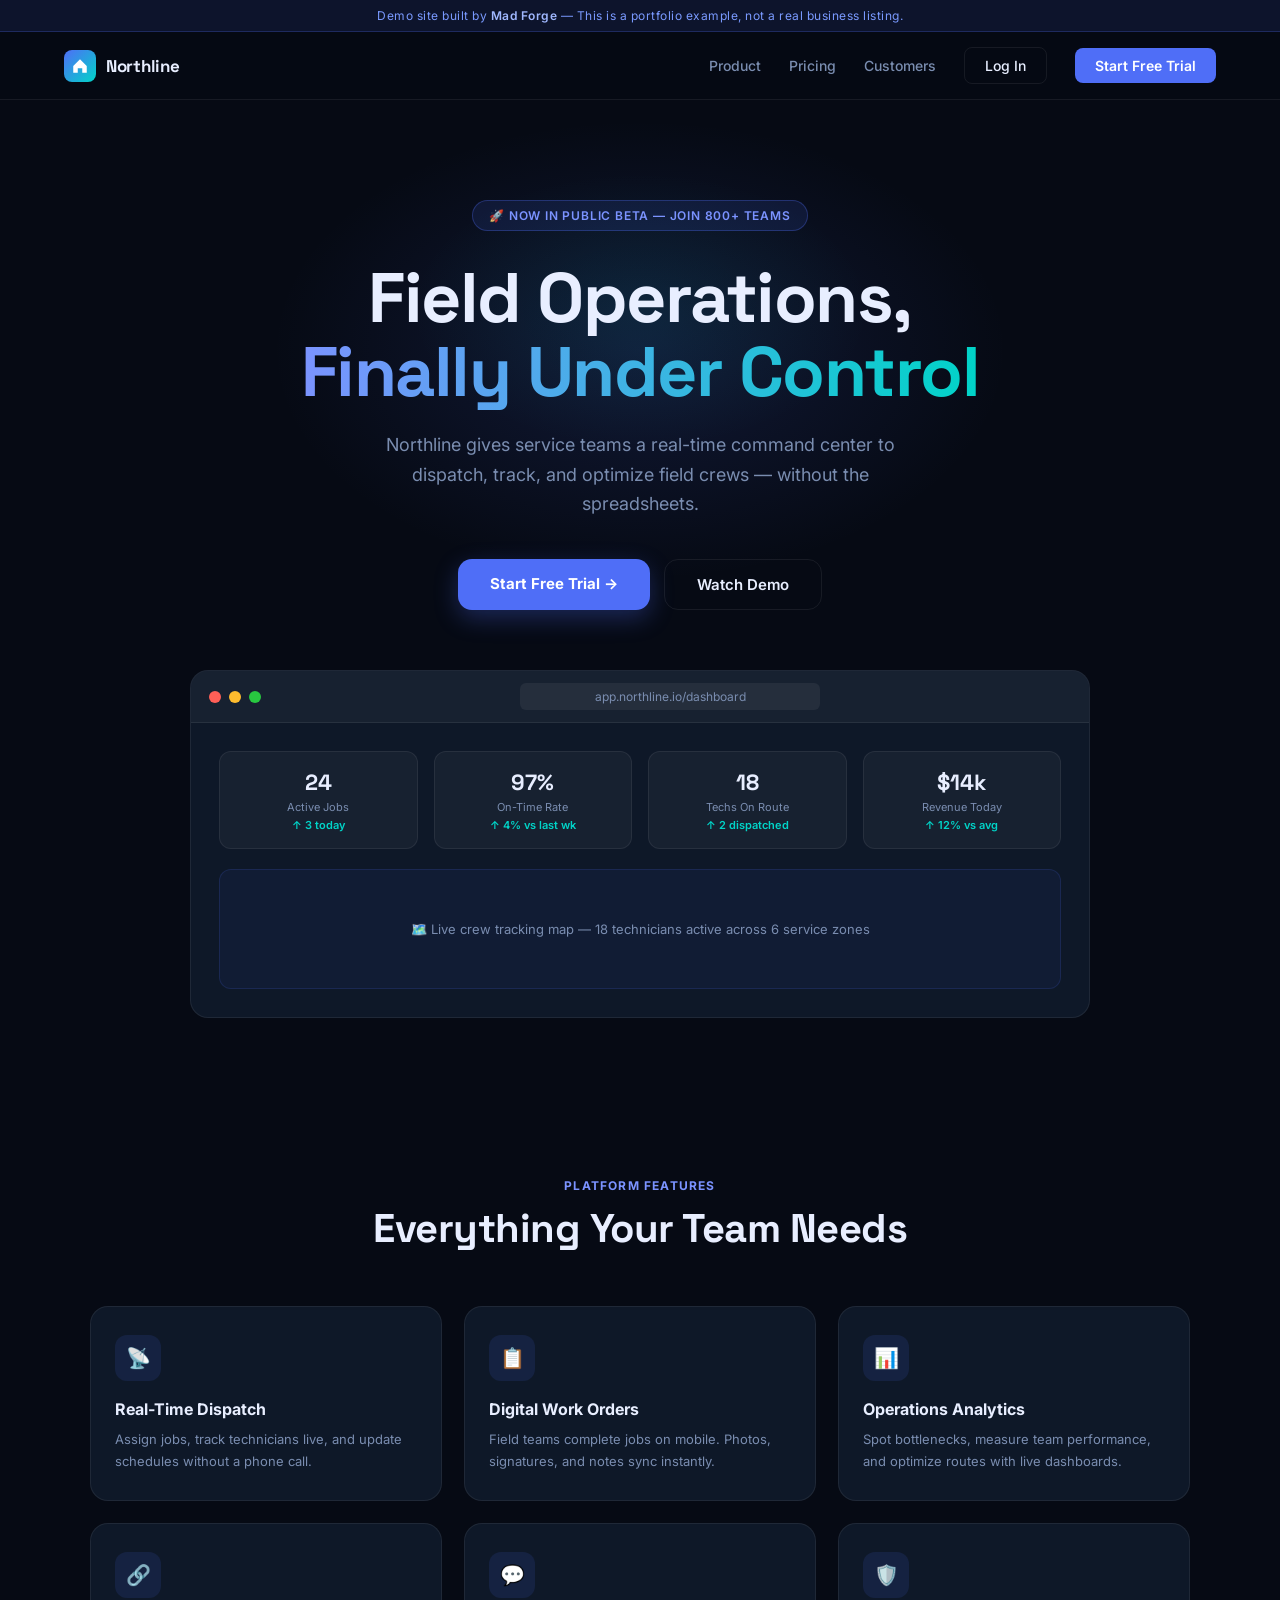
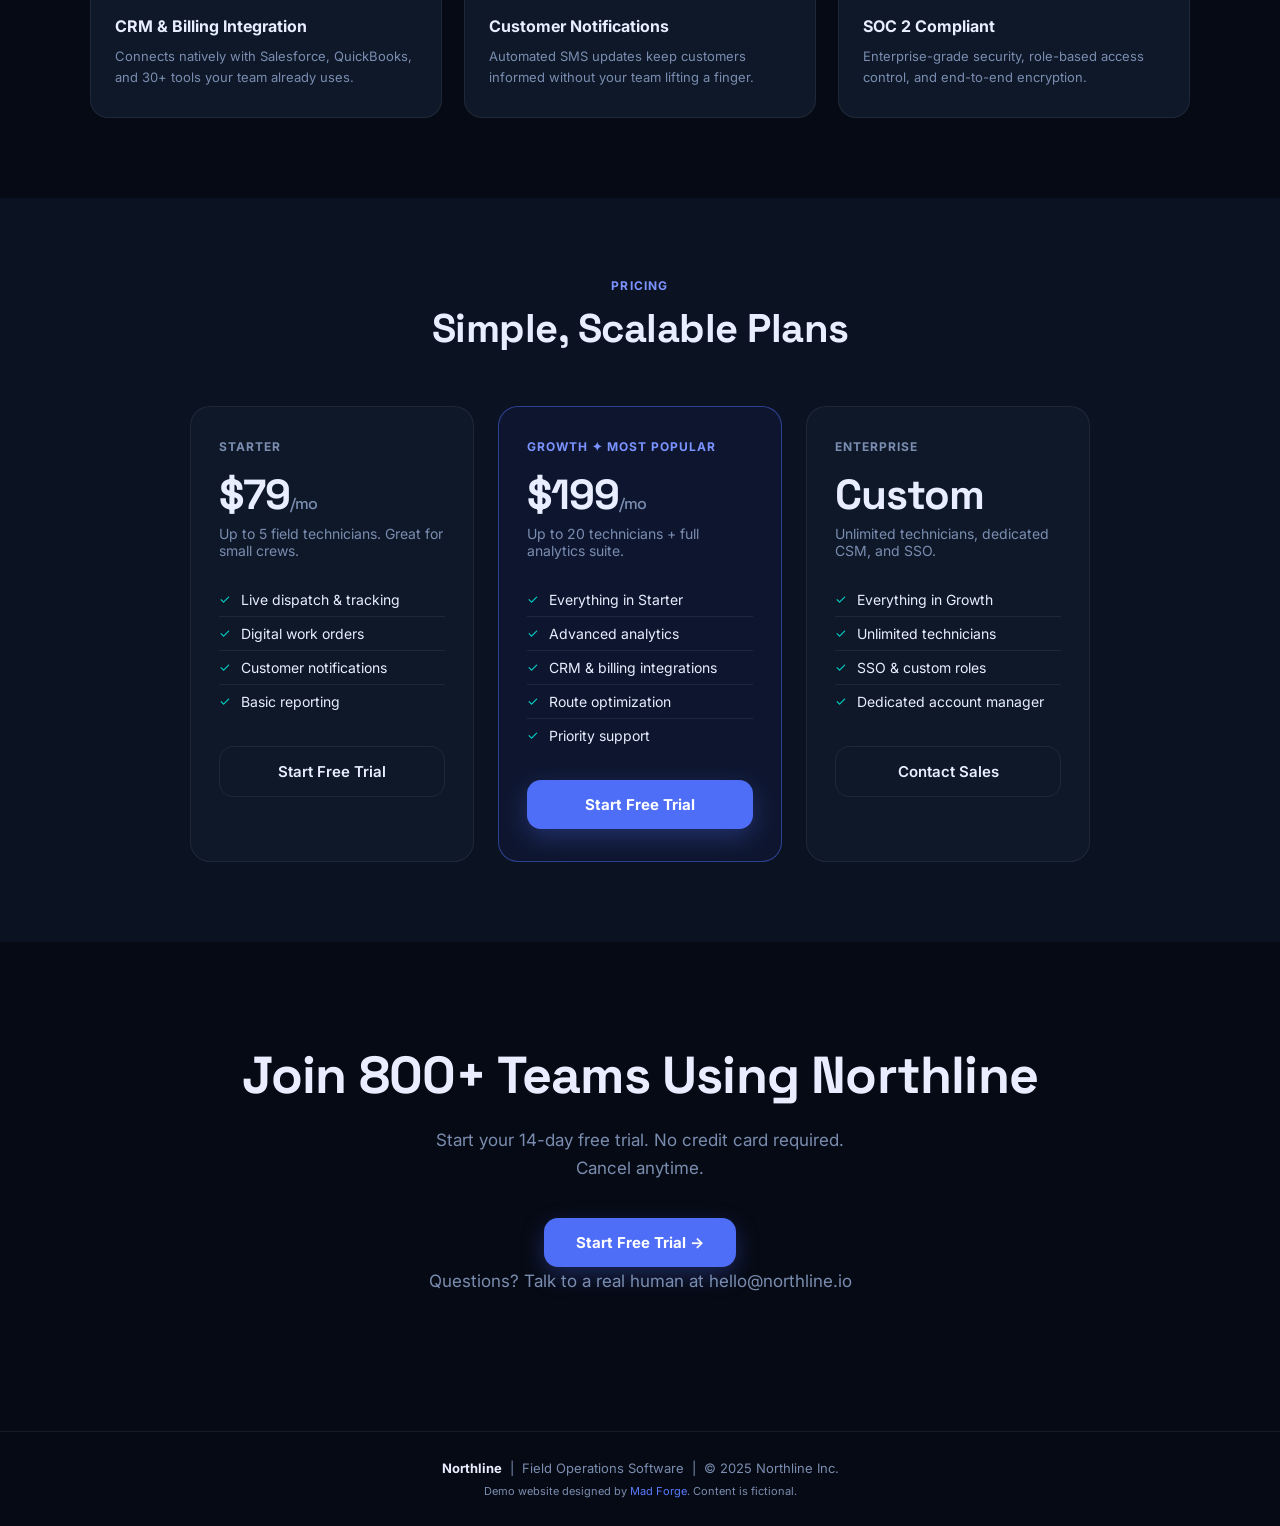
<file: demos/northline-startup.html>
<!DOCTYPE html>
<html lang="en">
<head>
  <meta charset="UTF-8" />
  <meta name="viewport" content="width=device-width, initial-scale=1.0" />
  <title>Northline | The Smarter Way to Manage Field Teams</title>
  <link rel="preconnect" href="https://fonts.googleapis.com" />
  <link href="https://fonts.googleapis.com/css2?family=Inter:wght@400;500;600;700;800&family=Space+Grotesk:wght@600;700&display=swap" rel="stylesheet" />
  <style>
    *, *::before, *::after { box-sizing: border-box; margin: 0; padding: 0; }
    :root {
      --bg: #060a14;
      --bg-2: #0b1222;
      --card: #0e1828;
      --border: rgba(255,255,255,0.07);
      --indigo: #4f6ef7;
      --indigo-light: #7b93ff;
      --cyan: #00d4c8;
      --text: #e8eeff;
      --muted: #7a8db0;
      --radius: 14px;
    }
    html { scroll-behavior: smooth; }
    body { font-family: 'Inter', sans-serif; color: var(--text); background: var(--bg); }

    /* NAV */
    nav { padding: 0 5%; display: flex; align-items: center; justify-content: space-between; height: 68px; position: sticky; top: 0; z-index: 100; background: rgba(6,10,20,0.92); backdrop-filter: blur(14px); border-bottom: 1px solid var(--border); }
    .nav-brand { display: flex; align-items: center; gap: 10px; text-decoration: none; }
    .brand-mark { width: 32px; height: 32px; background: linear-gradient(135deg, var(--indigo), var(--cyan)); border-radius: 8px; display: flex; align-items: center; justify-content: center; }
    .brand-mark svg { width: 18px; height: 18px; fill: #fff; }
    .brand-name { font-family: 'Space Grotesk', sans-serif; font-weight: 700; font-size: 17px; color: var(--text); letter-spacing: -0.3px; }
    .nav-links { display: flex; gap: 28px; align-items: center; }
    .nav-links a { color: var(--muted); text-decoration: none; font-size: 14px; font-weight: 500; transition: color .2s; }
    .nav-links a:hover { color: var(--text); }
    .nav-cta { background: var(--indigo); color: #fff !important; padding: 9px 20px; border-radius: 8px; font-weight: 600 !important; font-size: 14px !important; }
    .nav-login { background: transparent; color: var(--text) !important; padding: 9px 20px; border-radius: 8px; border: 1px solid var(--border); transition: border-color .2s; }
    .nav-login:hover { border-color: rgba(255,255,255,0.2) !important; }
    .demo-ribbon { background: rgba(79,110,247,0.1); border-bottom: 1px solid rgba(79,110,247,0.25); text-align: center; padding: 8px; font-size: 12px; color: #7a9aff; letter-spacing: 0.5px; }
    .demo-ribbon a { color: #a0b8ff; text-decoration: none; font-weight: 600; }

    /* HERO */
    .hero { padding: 100px 5% 80px; text-align: center; position: relative; overflow: hidden; }
    .hero::before { content: ''; position: absolute; top: 0; left: 50%; transform: translateX(-50%); width: 800px; height: 500px; background: radial-gradient(ellipse, rgba(79,110,247,0.15) 0%, transparent 65%); pointer-events: none; }
    .hero::after { content: ''; position: absolute; top: 60px; left: 50%; transform: translateX(-50%); width: 500px; height: 300px; background: radial-gradient(ellipse, rgba(0,212,200,0.08) 0%, transparent 65%); pointer-events: none; }
    .hero-tag { position: relative; display: inline-flex; align-items: center; gap: 8px; background: rgba(79,110,247,0.12); border: 1px solid rgba(79,110,247,0.3); border-radius: 99px; padding: 7px 16px; font-size: 12px; font-weight: 600; color: var(--indigo-light); text-transform: uppercase; letter-spacing: 0.8px; margin-bottom: 30px; z-index: 1; }
    .hero h1 { font-family: 'Space Grotesk', sans-serif; font-weight: 700; font-size: clamp(40px,6vw,70px); line-height: 1.05; margin-bottom: 22px; letter-spacing: -1.5px; position: relative; z-index: 1; }
    .hero h1 .grad { background: linear-gradient(90deg, var(--indigo-light) 0%, var(--cyan) 100%); -webkit-background-clip: text; -webkit-text-fill-color: transparent; background-clip: text; }
    .hero p { font-size: 18px; color: var(--muted); max-width: 540px; margin: 0 auto 40px; line-height: 1.65; position: relative; z-index: 1; }
    .hero-ctas { display: flex; gap: 14px; justify-content: center; flex-wrap: wrap; position: relative; z-index: 1; margin-bottom: 60px; }
    .btn-indigo { background: var(--indigo); color: #fff; padding: 15px 32px; border-radius: var(--radius); font-weight: 700; font-size: 15px; text-decoration: none; display: inline-block; transition: background .2s, transform .2s; box-shadow: 0 8px 24px rgba(79,110,247,0.3); }
    .btn-indigo:hover { background: #3d5ce0; transform: translateY(-2px); }
    .btn-ghost { background: transparent; color: var(--text); padding: 15px 32px; border-radius: var(--radius); font-weight: 600; font-size: 15px; text-decoration: none; display: inline-block; border: 1px solid var(--border); transition: border-color .2s; }
    .btn-ghost:hover { border-color: rgba(255,255,255,0.25); }

    /* PRODUCT MOCKUP */
    .mockup { position: relative; z-index: 1; max-width: 900px; margin: 0 auto; background: var(--card); border: 1px solid var(--border); border-radius: 18px; overflow: hidden; }
    .mockup-bar { background: rgba(255,255,255,0.04); padding: 12px 18px; display: flex; align-items: center; gap: 8px; border-bottom: 1px solid var(--border); }
    .dot-r { width: 12px; height: 12px; border-radius: 50%; background: #ff5f57; }
    .dot-y { width: 12px; height: 12px; border-radius: 50%; background: #febc2e; }
    .dot-g { width: 12px; height: 12px; border-radius: 50%; background: #28c840; }
    .url-bar { flex: 1; background: rgba(255,255,255,0.06); border-radius: 6px; padding: 6px 14px; font-size: 12px; color: var(--muted); max-width: 300px; margin: 0 auto; }
    .mockup-content { padding: 28px; }
    .dash-row { display: grid; grid-template-columns: repeat(4,1fr); gap: 16px; margin-bottom: 20px; }
    .dash-stat { background: rgba(255,255,255,0.04); border: 1px solid var(--border); border-radius: 12px; padding: 16px; }
    .dash-stat-val { font-family: 'Space Grotesk', sans-serif; font-size: 22px; font-weight: 700; color: var(--text); }
    .dash-stat-label { font-size: 11px; color: var(--muted); margin-top: 4px; }
    .dash-stat-change { font-size: 11px; color: var(--cyan); margin-top: 4px; font-weight: 600; }
    .dash-map { background: rgba(79,110,247,0.06); border: 1px solid rgba(79,110,247,0.15); border-radius: 12px; height: 120px; display: flex; align-items: center; justify-content: center; font-size: 13px; color: var(--muted); }

    /* FEATURES */
    .features { padding: 80px 5%; }
    .container { max-width: 1100px; margin: 0 auto; }
    .section-header { text-align: center; margin-bottom: 52px; }
    .eyebrow { font-size: 12px; font-weight: 700; text-transform: uppercase; letter-spacing: 1.2px; color: var(--indigo-light); margin-bottom: 10px; }
    .section-header h2 { font-family: 'Space Grotesk', sans-serif; font-weight: 700; font-size: clamp(28px,4vw,40px); margin-bottom: 12px; letter-spacing: -0.5px; }
    .features-grid { display: grid; grid-template-columns: repeat(auto-fit, minmax(260px, 1fr)); gap: 22px; }
    .f-card { background: var(--card); border: 1px solid var(--border); border-radius: 18px; padding: 28px 24px; transition: border-color .25s, transform .25s; }
    .f-card:hover { border-color: rgba(79,110,247,0.35); transform: translateY(-3px); }
    .f-icon { width: 46px; height: 46px; background: rgba(79,110,247,0.12); border-radius: 12px; display: flex; align-items: center; justify-content: center; font-size: 20px; margin-bottom: 18px; }
    .f-card h3 { font-size: 16px; font-weight: 700; margin-bottom: 10px; }
    .f-card p { font-size: 13px; color: var(--muted); line-height: 1.65; }

    /* PRICING */
    .pricing { padding: 80px 5%; background: var(--bg-2); }
    .pricing-grid { display: grid; grid-template-columns: repeat(auto-fit, minmax(260px, 1fr)); gap: 24px; max-width: 900px; margin: 0 auto; }
    .plan { background: var(--card); border: 1px solid var(--border); border-radius: 20px; padding: 32px 28px; }
    .plan.featured { border-color: rgba(79,110,247,0.5); background: rgba(79,110,247,0.06); }
    .plan-label { font-size: 12px; font-weight: 700; text-transform: uppercase; letter-spacing: 1px; color: var(--muted); margin-bottom: 14px; }
    .plan.featured .plan-label { color: var(--indigo-light); }
    .plan-price { font-family: 'Space Grotesk', sans-serif; font-size: 42px; font-weight: 700; letter-spacing: -1px; margin-bottom: 4px; }
    .plan-price span { font-size: 16px; font-weight: 500; color: var(--muted); }
    .plan-desc { font-size: 14px; color: var(--muted); margin-bottom: 24px; }
    .plan-features { list-style: none; margin-bottom: 28px; }
    .plan-features li { display: flex; align-items: center; gap: 10px; font-size: 14px; padding: 8px 0; border-bottom: 1px solid var(--border); }
    .plan-features li:last-child { border-bottom: none; }
    .check { color: var(--cyan); font-size: 13px; }

    /* CTA */
    .cta { padding: 100px 5%; text-align: center; }
    .cta h2 { font-family: 'Space Grotesk', sans-serif; font-size: clamp(30px,5vw,52px); font-weight: 700; margin-bottom: 18px; letter-spacing: -0.8px; }
    .cta p { font-size: 17px; color: var(--muted); max-width: 440px; margin: 0 auto 36px; line-height: 1.65; }
    .cta-sub { font-size: 13px; color: var(--muted); margin-top: 14px; }

    footer { border-top: 1px solid var(--border); padding: 28px 5%; text-align: center; font-size: 13px; color: var(--muted); }
    footer a { color: #5b7bff; text-decoration: none; }

    @media (max-width: 768px) { .nav-links { display: none; } .dash-row { grid-template-columns: repeat(2,1fr); } }
  </style>
</head>
<body>
  <div class="demo-ribbon">Demo site built by <a href="../portfolio.html">Mad Forge</a> &mdash; This is a portfolio example, not a real business listing.</div>
  <nav>
    <a class="nav-brand" href="#">
      <div class="brand-mark">
        <svg viewBox="0 0 24 24"><path d="M3 12L12 3L21 12V21H15V15H9V21H3V12Z"/></svg>
      </div>
      <span class="brand-name">Northline</span>
    </a>
    <div class="nav-links">
      <a href="#">Product</a>
      <a href="#">Pricing</a>
      <a href="#">Customers</a>
      <a href="#" class="nav-login">Log In</a>
      <a href="#" class="nav-cta">Start Free Trial</a>
    </div>
  </nav>

  <section class="hero">
    <div class="hero-tag">🚀 Now in public beta — join 800+ teams</div>
    <h1>Field Operations,<br><span class="grad">Finally Under Control</span></h1>
    <p>Northline gives service teams a real-time command center to dispatch, track, and optimize field crews — without the spreadsheets.</p>
    <div class="hero-ctas">
      <a href="#" class="btn-indigo">Start Free Trial &rarr;</a>
      <a href="#" class="btn-ghost">Watch Demo</a>
    </div>
    <div class="mockup">
      <div class="mockup-bar">
        <div class="dot-r"></div><div class="dot-y"></div><div class="dot-g"></div>
        <div class="url-bar">app.northline.io/dashboard</div>
      </div>
      <div class="mockup-content">
        <div class="dash-row">
          <div class="dash-stat">
            <div class="dash-stat-val">24</div>
            <div class="dash-stat-label">Active Jobs</div>
            <div class="dash-stat-change">↑ 3 today</div>
          </div>
          <div class="dash-stat">
            <div class="dash-stat-val">97%</div>
            <div class="dash-stat-label">On-Time Rate</div>
            <div class="dash-stat-change">↑ 4% vs last wk</div>
          </div>
          <div class="dash-stat">
            <div class="dash-stat-val">18</div>
            <div class="dash-stat-label">Techs On Route</div>
            <div class="dash-stat-change">↑ 2 dispatched</div>
          </div>
          <div class="dash-stat">
            <div class="dash-stat-val">$14k</div>
            <div class="dash-stat-label">Revenue Today</div>
            <div class="dash-stat-change">↑ 12% vs avg</div>
          </div>
        </div>
        <div class="dash-map">🗺️ Live crew tracking map — 18 technicians active across 6 service zones</div>
      </div>
    </div>
  </section>

  <section class="features">
    <div class="container">
      <div class="section-header">
        <div class="eyebrow">Platform Features</div>
        <h2>Everything Your Team Needs</h2>
      </div>
      <div class="features-grid">
        <div class="f-card">
          <div class="f-icon">📡</div>
          <h3>Real-Time Dispatch</h3>
          <p>Assign jobs, track technicians live, and update schedules without a phone call.</p>
        </div>
        <div class="f-card">
          <div class="f-icon">📋</div>
          <h3>Digital Work Orders</h3>
          <p>Field teams complete jobs on mobile. Photos, signatures, and notes sync instantly.</p>
        </div>
        <div class="f-card">
          <div class="f-icon">📊</div>
          <h3>Operations Analytics</h3>
          <p>Spot bottlenecks, measure team performance, and optimize routes with live dashboards.</p>
        </div>
        <div class="f-card">
          <div class="f-icon">🔗</div>
          <h3>CRM & Billing Integration</h3>
          <p>Connects natively with Salesforce, QuickBooks, and 30+ tools your team already uses.</p>
        </div>
        <div class="f-card">
          <div class="f-icon">💬</div>
          <h3>Customer Notifications</h3>
          <p>Automated SMS updates keep customers informed without your team lifting a finger.</p>
        </div>
        <div class="f-card">
          <div class="f-icon">🛡️</div>
          <h3>SOC 2 Compliant</h3>
          <p>Enterprise-grade security, role-based access control, and end-to-end encryption.</p>
        </div>
      </div>
    </div>
  </section>

  <section class="pricing">
    <div class="container">
      <div class="section-header">
        <div class="eyebrow">Pricing</div>
        <h2>Simple, Scalable Plans</h2>
      </div>
      <div class="pricing-grid">
        <div class="plan">
          <div class="plan-label">Starter</div>
          <div class="plan-price">$79<span>/mo</span></div>
          <div class="plan-desc">Up to 5 field technicians. Great for small crews.</div>
          <ul class="plan-features">
            <li><span class="check">✓</span> Live dispatch & tracking</li>
            <li><span class="check">✓</span> Digital work orders</li>
            <li><span class="check">✓</span> Customer notifications</li>
            <li><span class="check">✓</span> Basic reporting</li>
          </ul>
          <a href="#" class="btn-ghost" style="display:block;text-align:center;">Start Free Trial</a>
        </div>
        <div class="plan featured">
          <div class="plan-label">Growth ✦ Most Popular</div>
          <div class="plan-price">$199<span>/mo</span></div>
          <div class="plan-desc">Up to 20 technicians + full analytics suite.</div>
          <ul class="plan-features">
            <li><span class="check">✓</span> Everything in Starter</li>
            <li><span class="check">✓</span> Advanced analytics</li>
            <li><span class="check">✓</span> CRM & billing integrations</li>
            <li><span class="check">✓</span> Route optimization</li>
            <li><span class="check">✓</span> Priority support</li>
          </ul>
          <a href="#" class="btn-indigo" style="display:block;text-align:center;">Start Free Trial</a>
        </div>
        <div class="plan">
          <div class="plan-label">Enterprise</div>
          <div class="plan-price">Custom</div>
          <div class="plan-desc">Unlimited technicians, dedicated CSM, and SSO.</div>
          <ul class="plan-features">
            <li><span class="check">✓</span> Everything in Growth</li>
            <li><span class="check">✓</span> Unlimited technicians</li>
            <li><span class="check">✓</span> SSO &amp; custom roles</li>
            <li><span class="check">✓</span> Dedicated account manager</li>
          </ul>
          <a href="#" class="btn-ghost" style="display:block;text-align:center;">Contact Sales</a>
        </div>
      </div>
    </div>
  </section>

  <section class="cta">
    <h2>Join 800+ Teams Using Northline</h2>
    <p>Start your 14-day free trial. No credit card required. Cancel anytime.</p>
    <a href="#" class="btn-indigo">Start Free Trial &rarr;</a>
    <p class="cta-sub">Questions? Talk to a real human at hello@northline.io</p>
  </section>

  <footer>
    <p><strong style="color: #e8eeff;">Northline</strong> &nbsp;|&nbsp; Field Operations Software &nbsp;|&nbsp; &copy; 2025 Northline Inc.</p>
    <p style="margin-top: 8px; font-size: 11px;">Demo website designed by <a href="../portfolio.html">Mad Forge</a>. Content is fictional.</p>
  </footer>
</body>
</html>
</file>
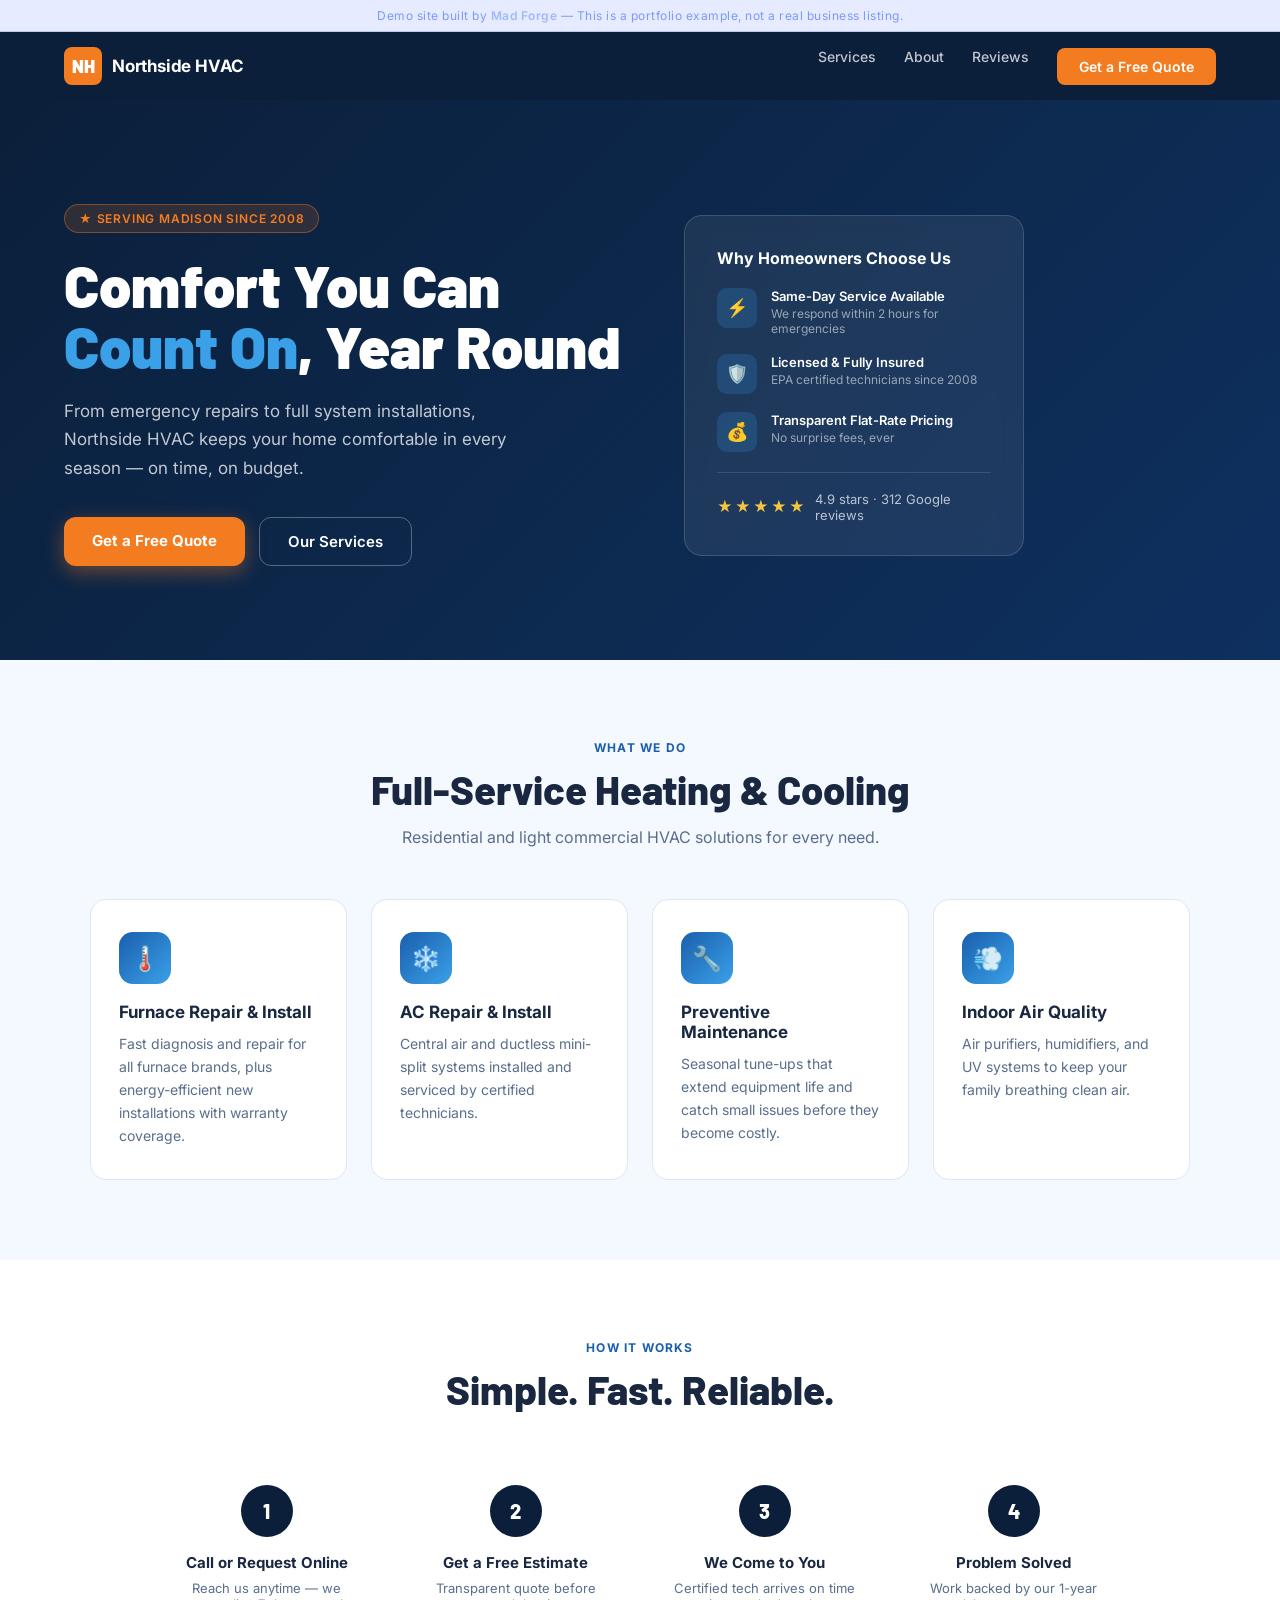
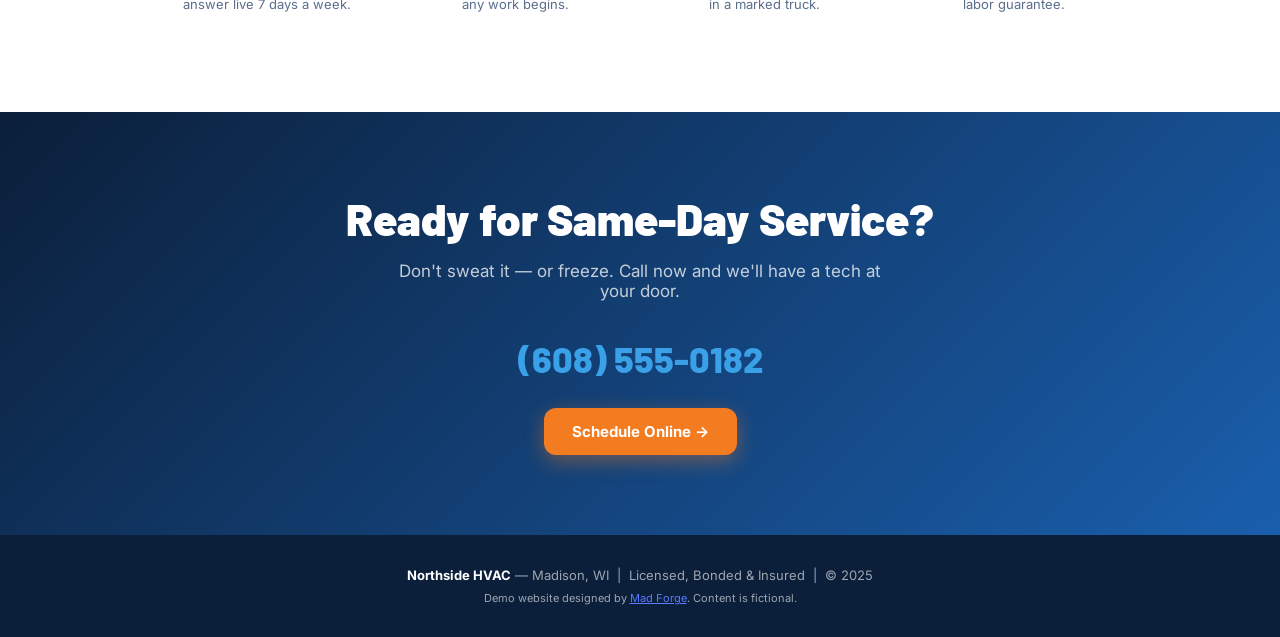
<file: demos/northside-hvac.html>
<!DOCTYPE html>
<html lang="en">
<head>
  <meta charset="UTF-8" />
  <meta name="viewport" content="width=device-width, initial-scale=1.0" />
  <title>Northside HVAC | Heating & Cooling Madison, WI</title>
  <link rel="preconnect" href="https://fonts.googleapis.com" />
  <link href="https://fonts.googleapis.com/css2?family=Inter:wght@400;500;600;700&family=Barlow:wght@700;800;900&display=swap" rel="stylesheet" />
  <style>
    *, *::before, *::after { box-sizing: border-box; margin: 0; padding: 0; }
    :root {
      --navy: #0b1f3a;
      --blue: #1a5fad;
      --sky: #3aa0e8;
      --orange: #f47c20;
      --light: #f4f8ff;
      --text: #1a2740;
      --muted: #5a6e8c;
      --radius: 12px;
    }
    html { scroll-behavior: smooth; }
    body { font-family: 'Inter', sans-serif; color: var(--text); background: #fff; }

    /* NAV */
    nav { background: var(--navy); padding: 0 5%; display: flex; align-items: center; justify-content: space-between; height: 68px; position: sticky; top: 0; z-index: 100; }
    .nav-brand { display: flex; align-items: center; gap: 10px; text-decoration: none; }
    .nav-logo { width: 38px; height: 38px; background: var(--orange); border-radius: 8px; display: flex; align-items: center; justify-content: center; font-family: 'Barlow', sans-serif; font-weight: 900; font-size: 18px; color: #fff; }
    .nav-name { color: #fff; font-weight: 700; font-size: 17px; letter-spacing: -0.2px; }
    .nav-links { display: flex; gap: 28px; }
    .nav-links a { color: rgba(255,255,255,0.75); text-decoration: none; font-size: 14px; font-weight: 500; transition: color .2s; }
    .nav-links a:hover { color: #fff; }
    .nav-cta { background: var(--orange); color: #fff !important; padding: 10px 22px; border-radius: 8px; font-weight: 600 !important; font-size: 14px !important; }
    .nav-cta:hover { background: #e06a10 !important; }
    .demo-ribbon { background: rgba(91,123,255,0.15); border-bottom: 1px solid rgba(91,123,255,0.3); text-align: center; padding: 8px; font-size: 12px; color: #7a9aff; letter-spacing: 0.5px; }
    .demo-ribbon a { color: #a0b8ff; text-decoration: none; font-weight: 600; }
    .demo-ribbon a:hover { text-decoration: underline; }

    /* HERO */
    .hero { background: linear-gradient(135deg, var(--navy) 0%, #0d2a50 60%, #0e3060 100%); color: #fff; padding: 90px 5% 80px; display: flex; align-items: center; gap: 60px; min-height: 560px; }
    .hero-content { flex: 1; max-width: 560px; }
    .hero-badge { display: inline-flex; align-items: center; gap: 6px; background: rgba(244,124,32,0.15); border: 1px solid rgba(244,124,32,0.4); border-radius: 99px; padding: 6px 14px; font-size: 12px; font-weight: 600; color: #f47c20; text-transform: uppercase; letter-spacing: 0.8px; margin-bottom: 22px; }
    .hero h1 { font-family: 'Barlow', sans-serif; font-weight: 900; font-size: clamp(38px,5vw,58px); line-height: 1.05; margin-bottom: 20px; }
    .hero h1 span { color: var(--sky); }
    .hero p { font-size: 17px; color: rgba(255,255,255,0.75); line-height: 1.7; margin-bottom: 34px; max-width: 460px; }
    .hero-actions { display: flex; gap: 14px; flex-wrap: wrap; }
    .btn-primary { background: var(--orange); color: #fff; padding: 14px 28px; border-radius: var(--radius); font-weight: 700; font-size: 15px; text-decoration: none; display: inline-block; transition: transform .2s, box-shadow .2s; box-shadow: 0 6px 20px rgba(244,124,32,0.4); }
    .btn-primary:hover { transform: translateY(-2px); box-shadow: 0 10px 28px rgba(244,124,32,0.5); }
    .btn-outline { background: transparent; color: #fff; padding: 14px 28px; border-radius: var(--radius); font-weight: 600; font-size: 15px; text-decoration: none; display: inline-block; border: 1.5px solid rgba(255,255,255,0.3); transition: border-color .2s, background .2s; }
    .btn-outline:hover { border-color: #fff; background: rgba(255,255,255,0.07); }
    .hero-card { flex: 0 0 340px; background: rgba(255,255,255,0.07); border: 1px solid rgba(255,255,255,0.15); border-radius: 18px; padding: 32px; backdrop-filter: blur(10px); }
    .hero-card h3 { font-size: 16px; font-weight: 700; margin-bottom: 20px; color: #fff; }
    .trust-item { display: flex; align-items: flex-start; gap: 14px; margin-bottom: 18px; }
    .trust-icon { width: 40px; height: 40px; background: rgba(58,160,232,0.2); border-radius: 10px; display: flex; align-items: center; justify-content: center; font-size: 18px; flex-shrink: 0; }
    .trust-label { font-size: 13px; font-weight: 600; color: #fff; }
    .trust-sub { font-size: 12px; color: rgba(255,255,255,0.55); margin-top: 2px; }
    .rating { display: flex; align-items: center; gap: 8px; margin-top: 20px; padding-top: 18px; border-top: 1px solid rgba(255,255,255,0.12); }
    .stars { color: #f5c542; font-size: 15px; letter-spacing: 2px; }
    .rating-text { font-size: 13px; color: rgba(255,255,255,0.7); }

    /* SERVICES */
    .services { background: var(--light); padding: 80px 5%; }
    .section-header { text-align: center; margin-bottom: 52px; }
    .eyebrow { font-size: 12px; font-weight: 700; text-transform: uppercase; letter-spacing: 1.2px; color: var(--blue); margin-bottom: 10px; }
    .section-header h2 { font-family: 'Barlow', sans-serif; font-weight: 800; font-size: clamp(28px,4vw,40px); color: var(--text); margin-bottom: 14px; }
    .section-header p { font-size: 16px; color: var(--muted); max-width: 520px; margin: 0 auto; }
    .services-grid { display: grid; grid-template-columns: repeat(auto-fit, minmax(240px, 1fr)); gap: 24px; max-width: 1100px; margin: 0 auto; }
    .service-card { background: #fff; border-radius: 16px; padding: 32px 28px; border: 1px solid #dde7f5; transition: box-shadow .2s, transform .2s; }
    .service-card:hover { box-shadow: 0 12px 36px rgba(26,95,173,0.12); transform: translateY(-4px); }
    .service-icon { width: 52px; height: 52px; background: linear-gradient(135deg, var(--blue), var(--sky)); border-radius: 14px; display: flex; align-items: center; justify-content: center; font-size: 24px; margin-bottom: 18px; }
    .service-card h3 { font-size: 17px; font-weight: 700; margin-bottom: 10px; color: var(--text); }
    .service-card p { font-size: 14px; color: var(--muted); line-height: 1.65; }

    /* PROCESS */
    .process { padding: 80px 5%; max-width: 1100px; margin: 0 auto; }
    .process-steps { display: grid; grid-template-columns: repeat(auto-fit, minmax(200px, 1fr)); gap: 0; position: relative; }
    .step { text-align: center; padding: 20px; }
    .step-num { width: 52px; height: 52px; background: var(--navy); color: #fff; border-radius: 50%; display: flex; align-items: center; justify-content: center; font-family: 'Barlow', sans-serif; font-weight: 800; font-size: 20px; margin: 0 auto 16px; }
    .step h4 { font-size: 15px; font-weight: 700; margin-bottom: 8px; }
    .step p { font-size: 13px; color: var(--muted); }

    /* CTA */
    .cta-section { background: linear-gradient(135deg, var(--navy), var(--blue)); padding: 80px 5%; text-align: center; color: #fff; }
    .cta-section h2 { font-family: 'Barlow', sans-serif; font-weight: 900; font-size: clamp(28px,4vw,44px); margin-bottom: 16px; }
    .cta-section p { font-size: 17px; color: rgba(255,255,255,0.75); margin-bottom: 36px; max-width: 500px; margin-left: auto; margin-right: auto; }
    .cta-phone { font-family: 'Barlow', sans-serif; font-weight: 800; font-size: 36px; color: var(--sky); margin-bottom: 28px; display: block; }

    /* FOOTER */
    footer { background: var(--navy); color: rgba(255,255,255,0.6); text-align: center; padding: 32px 5%; font-size: 13px; }
    footer strong { color: #fff; }

    @media (max-width: 768px) {
      .hero { flex-direction: column; padding: 60px 5%; }
      .hero-card { flex: unset; width: 100%; }
      .nav-links { display: none; }
    }
  </style>
</head>
<body>
  <div class="demo-ribbon">Demo site built by <a href="../portfolio.html">Mad Forge</a> &mdash; This is a portfolio example, not a real business listing.</div>
  <nav>
    <a class="nav-brand" href="#">
      <div class="nav-logo">NH</div>
      <span class="nav-name">Northside HVAC</span>
    </a>
    <div class="nav-links">
      <a href="#">Services</a>
      <a href="#">About</a>
      <a href="#">Reviews</a>
      <a href="#" class="nav-cta">Get a Free Quote</a>
    </div>
  </nav>

  <section class="hero">
    <div class="hero-content">
      <div class="hero-badge">&#9733; Serving Madison Since 2008</div>
      <h1>Comfort You Can <span>Count On</span>, Year Round</h1>
      <p>From emergency repairs to full system installations, Northside HVAC keeps your home comfortable in every season — on time, on budget.</p>
      <div class="hero-actions">
        <a href="#" class="btn-primary">Get a Free Quote</a>
        <a href="#" class="btn-outline">Our Services</a>
      </div>
    </div>
    <div class="hero-card">
      <h3>Why Homeowners Choose Us</h3>
      <div class="trust-item">
        <div class="trust-icon">⚡</div>
        <div>
          <div class="trust-label">Same-Day Service Available</div>
          <div class="trust-sub">We respond within 2 hours for emergencies</div>
        </div>
      </div>
      <div class="trust-item">
        <div class="trust-icon">🛡️</div>
        <div>
          <div class="trust-label">Licensed & Fully Insured</div>
          <div class="trust-sub">EPA certified technicians since 2008</div>
        </div>
      </div>
      <div class="trust-item">
        <div class="trust-icon">💰</div>
        <div>
          <div class="trust-label">Transparent Flat-Rate Pricing</div>
          <div class="trust-sub">No surprise fees, ever</div>
        </div>
      </div>
      <div class="rating">
        <div class="stars">★★★★★</div>
        <div class="rating-text">4.9 stars · 312 Google reviews</div>
      </div>
    </div>
  </section>

  <section class="services">
    <div class="section-header">
      <div class="eyebrow">What We Do</div>
      <h2>Full-Service Heating & Cooling</h2>
      <p>Residential and light commercial HVAC solutions for every need.</p>
    </div>
    <div class="services-grid">
      <div class="service-card">
        <div class="service-icon">🌡️</div>
        <h3>Furnace Repair & Install</h3>
        <p>Fast diagnosis and repair for all furnace brands, plus energy-efficient new installations with warranty coverage.</p>
      </div>
      <div class="service-card">
        <div class="service-icon">❄️</div>
        <h3>AC Repair & Install</h3>
        <p>Central air and ductless mini-split systems installed and serviced by certified technicians.</p>
      </div>
      <div class="service-card">
        <div class="service-icon">🔧</div>
        <h3>Preventive Maintenance</h3>
        <p>Seasonal tune-ups that extend equipment life and catch small issues before they become costly.</p>
      </div>
      <div class="service-card">
        <div class="service-icon">💨</div>
        <h3>Indoor Air Quality</h3>
        <p>Air purifiers, humidifiers, and UV systems to keep your family breathing clean air.</p>
      </div>
    </div>
  </section>

  <section style="padding: 80px 5%; max-width: 1100px; margin: 0 auto;">
    <div class="section-header">
      <div class="eyebrow">How It Works</div>
      <h2>Simple. Fast. Reliable.</h2>
    </div>
    <div style="display: grid; grid-template-columns: repeat(auto-fit, minmax(200px, 1fr)); gap: 24px; text-align: center;">
      <div class="step">
        <div class="step-num">1</div>
        <h4>Call or Request Online</h4>
        <p>Reach us anytime — we answer live 7 days a week.</p>
      </div>
      <div class="step">
        <div class="step-num">2</div>
        <h4>Get a Free Estimate</h4>
        <p>Transparent quote before any work begins.</p>
      </div>
      <div class="step">
        <div class="step-num">3</div>
        <h4>We Come to You</h4>
        <p>Certified tech arrives on time in a marked truck.</p>
      </div>
      <div class="step">
        <div class="step-num">4</div>
        <h4>Problem Solved</h4>
        <p>Work backed by our 1-year labor guarantee.</p>
      </div>
    </div>
  </section>

  <section class="cta-section">
    <h2>Ready for Same-Day Service?</h2>
    <p>Don't sweat it — or freeze. Call now and we'll have a tech at your door.</p>
    <span class="cta-phone">(608) 555-0182</span>
    <a href="#" class="btn-primary">Schedule Online &rarr;</a>
  </section>

  <footer>
    <p><strong>Northside HVAC</strong> &mdash; Madison, WI &nbsp;|&nbsp; Licensed, Bonded & Insured &nbsp;|&nbsp; &copy; 2025</p>
    <p style="margin-top: 8px; font-size: 11px;">Demo website designed by <a href="../portfolio.html" style="color: #5b7bff;">Mad Forge</a>. Content is fictional.</p>
  </footer>
</body>
</html>
</file>
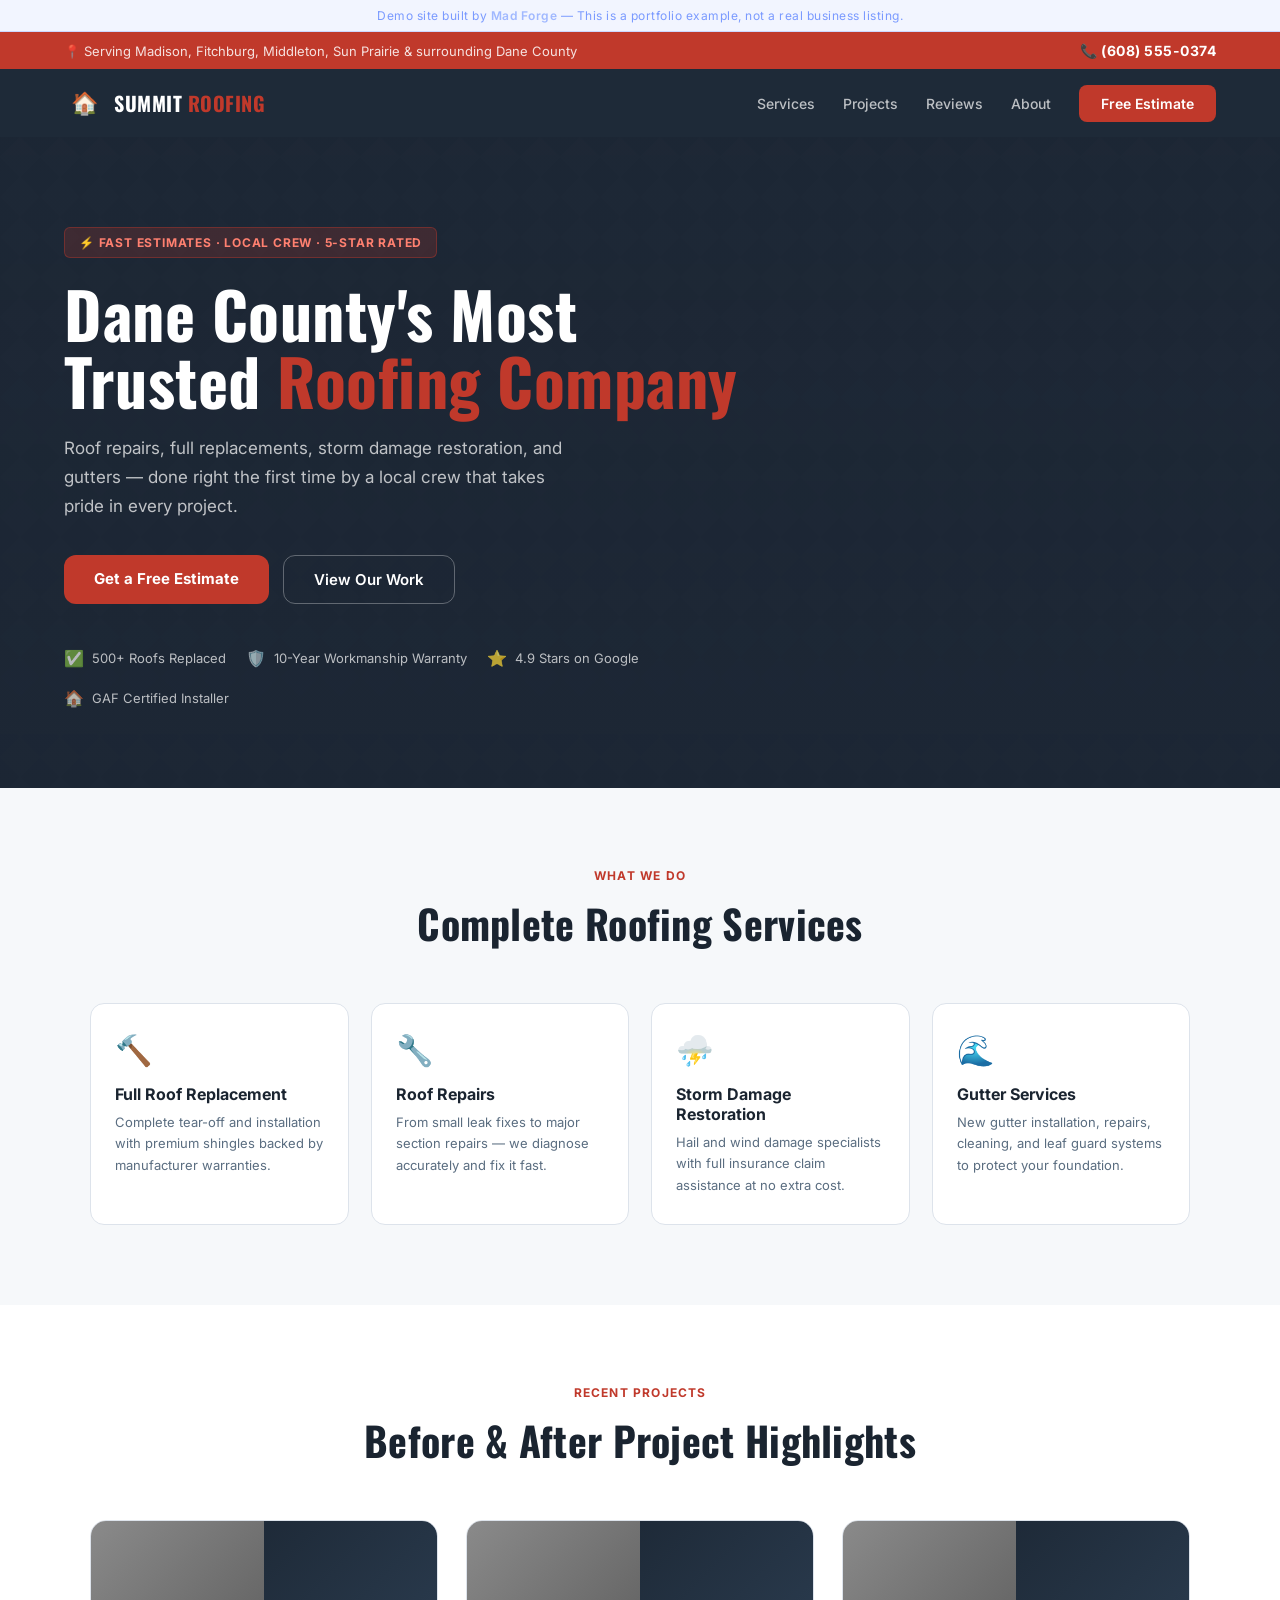
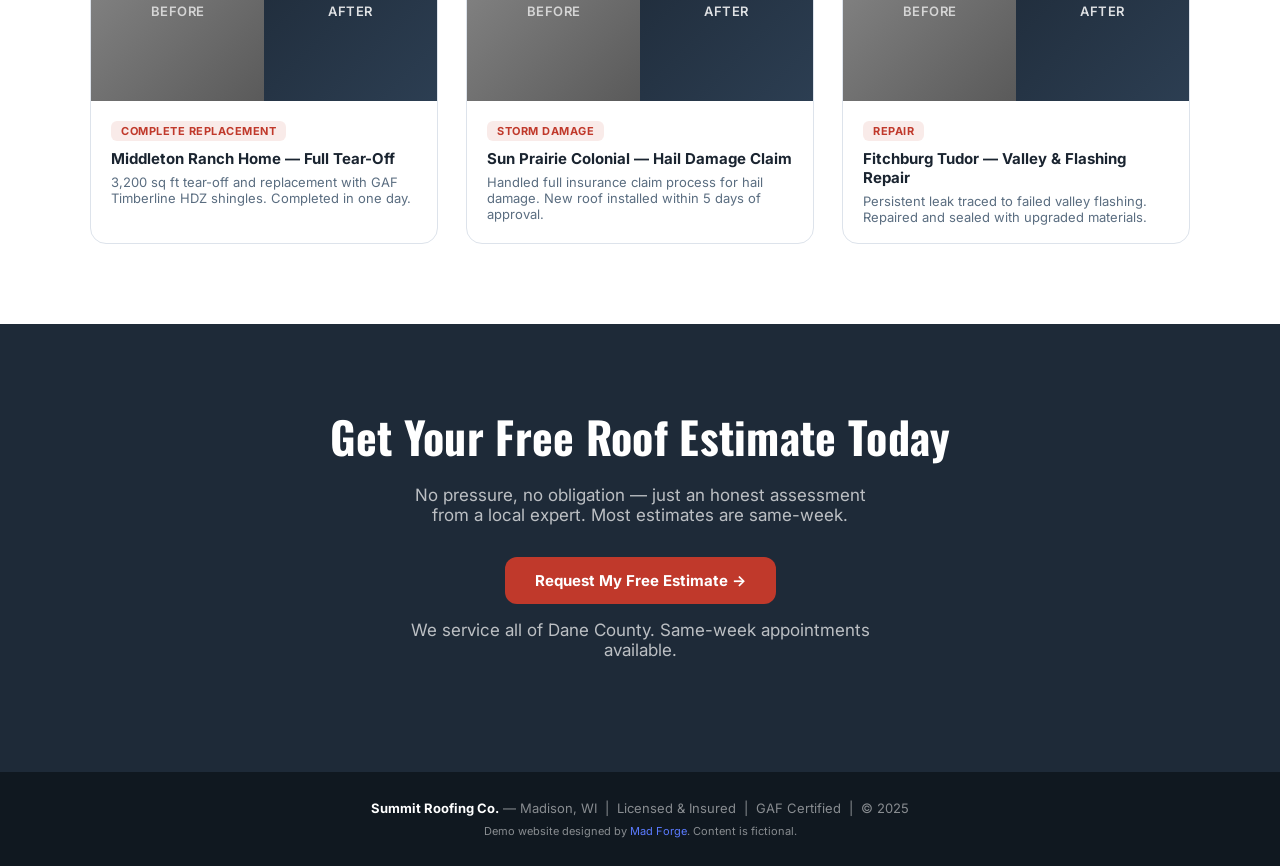
<file: demos/summit-roofing.html>
<!DOCTYPE html>
<html lang="en">
<head>
  <meta charset="UTF-8" />
  <meta name="viewport" content="width=device-width, initial-scale=1.0" />
  <title>Summit Roofing Co. | Expert Roofing in Dane County, WI</title>
  <link rel="preconnect" href="https://fonts.googleapis.com" />
  <link href="https://fonts.googleapis.com/css2?family=Inter:wght@400;500;600;700&family=Oswald:wght@600;700&display=swap" rel="stylesheet" />
  <style>
    *, *::before, *::after { box-sizing: border-box; margin: 0; padding: 0; }
    :root {
      --red: #c0392b;
      --red-dark: #a03020;
      --slate: #1e2a38;
      --slate-mid: #2c3e52;
      --light: #f6f8fa;
      --border: #dde3eb;
      --text: #1a2430;
      --muted: #5a6d80;
      --radius: 12px;
    }
    html { scroll-behavior: smooth; }
    body { font-family: 'Inter', sans-serif; color: var(--text); background: #fff; }

    /* TOP BAR */
    .topbar { background: var(--red); padding: 10px 5%; display: flex; justify-content: space-between; align-items: center; }
    .topbar-left { font-size: 13px; color: rgba(255,255,255,0.85); }
    .topbar-right { font-size: 14px; font-weight: 700; color: #fff; letter-spacing: 0.5px; }

    /* NAV */
    nav { background: var(--slate); padding: 0 5%; display: flex; align-items: center; justify-content: space-between; height: 68px; position: sticky; top: 0; z-index: 100; }
    .nav-brand { display: flex; align-items: center; gap: 10px; text-decoration: none; }
    .nav-logo { width: 40px; height: 40px; display: flex; align-items: center; justify-content: center; font-size: 22px; }
    .nav-name { font-family: 'Oswald', sans-serif; font-weight: 700; font-size: 20px; color: #fff; letter-spacing: 0.5px; }
    .nav-name span { color: var(--red); }
    .nav-links { display: flex; gap: 28px; align-items: center; }
    .nav-links a { color: rgba(255,255,255,0.7); text-decoration: none; font-size: 14px; font-weight: 500; transition: color .2s; }
    .nav-links a:hover { color: #fff; }
    .nav-cta { background: var(--red); color: #fff !important; padding: 10px 22px; border-radius: 8px; font-weight: 600 !important; }
    .demo-ribbon { background: rgba(91,123,255,0.08); border-bottom: 1px solid rgba(91,123,255,0.25); text-align: center; padding: 8px; font-size: 12px; color: #7a9aff; letter-spacing: 0.5px; }
    .demo-ribbon a { color: #a0b8ff; text-decoration: none; font-weight: 600; }

    /* HERO */
    .hero { background: linear-gradient(rgba(28,38,52,0.85), rgba(28,38,52,0.92)), url('data:image/svg+xml,<svg xmlns="http://www.w3.org/2000/svg" width="40" height="40"><path d="M0 20L20 0L40 20L20 40Z" fill="rgba(255,255,255,0.03)"/></svg>'); background-color: var(--slate); background-size: auto, 40px; padding: 90px 5% 80px; color: #fff; }
    .hero-inner { max-width: 680px; }
    .hero-badge { display: inline-flex; align-items: center; gap: 8px; background: rgba(192,57,43,0.2); border: 1px solid rgba(192,57,43,0.4); color: #ff8070; border-radius: 6px; padding: 7px 14px; font-size: 12px; font-weight: 700; text-transform: uppercase; letter-spacing: 0.8px; margin-bottom: 22px; }
    .hero h1 { font-family: 'Oswald', sans-serif; font-weight: 700; font-size: clamp(38px,5.5vw,64px); line-height: 1.05; margin-bottom: 20px; letter-spacing: 0.5px; }
    .hero h1 span { color: var(--red); }
    .hero p { font-size: 17px; color: rgba(255,255,255,0.72); line-height: 1.7; margin-bottom: 34px; max-width: 520px; }
    .hero-actions { display: flex; gap: 14px; flex-wrap: wrap; margin-bottom: 44px; }
    .btn-red { background: var(--red); color: #fff; padding: 14px 30px; border-radius: var(--radius); font-weight: 700; font-size: 15px; text-decoration: none; display: inline-block; transition: background .2s, transform .2s; }
    .btn-red:hover { background: var(--red-dark); transform: translateY(-2px); }
    .btn-outline { background: transparent; color: #fff; padding: 14px 30px; border-radius: var(--radius); font-weight: 600; font-size: 15px; text-decoration: none; display: inline-block; border: 1.5px solid rgba(255,255,255,0.3); transition: border-color .2s; }
    .btn-outline:hover { border-color: #fff; }
    .trust-badges { display: flex; gap: 20px; flex-wrap: wrap; }
    .badge { display: flex; align-items: center; gap: 8px; font-size: 13px; color: rgba(255,255,255,0.7); }
    .badge-icon { font-size: 16px; }

    /* SERVICES */
    .services { padding: 80px 5%; background: var(--light); }
    .container { max-width: 1100px; margin: 0 auto; }
    .section-header { text-align: center; margin-bottom: 50px; }
    .eyebrow { font-size: 12px; font-weight: 700; text-transform: uppercase; letter-spacing: 1.2px; color: var(--red); margin-bottom: 10px; }
    .section-header h2 { font-family: 'Oswald', sans-serif; font-weight: 700; font-size: clamp(28px,4vw,40px); color: var(--text); margin-bottom: 12px; letter-spacing: 0.3px; }
    .services-grid { display: grid; grid-template-columns: repeat(auto-fit, minmax(240px, 1fr)); gap: 22px; }
    .s-card { background: #fff; border-radius: 14px; padding: 28px 24px; border: 1px solid var(--border); transition: box-shadow .2s, transform .2s; }
    .s-card:hover { box-shadow: 0 10px 32px rgba(0,0,0,0.08); transform: translateY(-4px); }
    .s-icon { font-size: 30px; margin-bottom: 16px; }
    .s-card h3 { font-size: 16px; font-weight: 700; margin-bottom: 8px; }
    .s-card p { font-size: 13px; color: var(--muted); line-height: 1.65; }

    /* BEFORE/AFTER */
    .ba-section { padding: 80px 5%; }
    .ba-grid { display: grid; grid-template-columns: repeat(auto-fit, minmax(300px, 1fr)); gap: 28px; max-width: 1100px; margin: 0 auto; }
    .ba-card { border-radius: 16px; overflow: hidden; border: 1px solid var(--border); }
    .ba-images { display: grid; grid-template-columns: 1fr 1fr; }
    .ba-img { height: 180px; display: flex; align-items: center; justify-content: center; font-size: 13px; font-weight: 600; text-transform: uppercase; letter-spacing: 0.5px; }
    .ba-before { background: linear-gradient(135deg, #8a8a8a, #5a5a5a); color: rgba(255,255,255,0.7); }
    .ba-after { background: linear-gradient(135deg, var(--slate), var(--slate-mid)); color: rgba(255,255,255,0.85); }
    .ba-info { padding: 18px 20px; }
    .ba-info h4 { font-size: 15px; font-weight: 700; margin-bottom: 6px; }
    .ba-info p { font-size: 13px; color: var(--muted); }
    .ba-tag { display: inline-block; background: rgba(192,57,43,0.1); color: var(--red); border-radius: 6px; padding: 3px 10px; font-size: 11px; font-weight: 700; text-transform: uppercase; letter-spacing: 0.5px; margin-bottom: 8px; }

    /* CTA */
    .cta { background: var(--slate); color: #fff; padding: 80px 5%; text-align: center; }
    .cta h2 { font-family: 'Oswald', sans-serif; font-size: clamp(28px,4vw,44px); font-weight: 700; margin-bottom: 16px; letter-spacing: 0.3px; }
    .cta p { font-size: 17px; color: rgba(255,255,255,0.7); margin-bottom: 32px; max-width: 480px; margin-left: auto; margin-right: auto; }
    .cta-disclaimer { margin-top: 16px; font-size: 13px; color: rgba(255,255,255,0.45); }

    footer { background: #101820; color: rgba(255,255,255,0.5); text-align: center; padding: 28px 5%; font-size: 13px; }
    footer a { color: #5b7bff; text-decoration: none; }

    @media (max-width: 768px) { .nav-links { display: none; } .topbar { flex-direction: column; gap: 4px; text-align: center; } }
  </style>
</head>
<body>
  <div class="demo-ribbon">Demo site built by <a href="../portfolio.html">Mad Forge</a> &mdash; This is a portfolio example, not a real business listing.</div>
  <div class="topbar">
    <span class="topbar-left">📍 Serving Madison, Fitchburg, Middleton, Sun Prairie & surrounding Dane County</span>
    <span class="topbar-right">📞 (608) 555-0374</span>
  </div>
  <nav>
    <a class="nav-brand" href="#">
      <div class="nav-logo">🏠</div>
      <span class="nav-name">SUMMIT <span>ROOFING</span></span>
    </a>
    <div class="nav-links">
      <a href="#">Services</a>
      <a href="#">Projects</a>
      <a href="#">Reviews</a>
      <a href="#">About</a>
      <a href="#" class="nav-cta">Free Estimate</a>
    </div>
  </nav>

  <section class="hero">
    <div class="hero-inner">
      <div class="hero-badge">⚡ Fast Estimates · Local Crew · 5-Star Rated</div>
      <h1>Dane County's Most Trusted <span>Roofing Company</span></h1>
      <p>Roof repairs, full replacements, storm damage restoration, and gutters — done right the first time by a local crew that takes pride in every project.</p>
      <div class="hero-actions">
        <a href="#" class="btn-red">Get a Free Estimate</a>
        <a href="#" class="btn-outline">View Our Work</a>
      </div>
      <div class="trust-badges">
        <div class="badge"><span class="badge-icon">✅</span> 500+ Roofs Replaced</div>
        <div class="badge"><span class="badge-icon">🛡️</span> 10-Year Workmanship Warranty</div>
        <div class="badge"><span class="badge-icon">⭐</span> 4.9 Stars on Google</div>
        <div class="badge"><span class="badge-icon">🏠</span> GAF Certified Installer</div>
      </div>
    </div>
  </section>

  <section class="services">
    <div class="container">
      <div class="section-header">
        <div class="eyebrow">What We Do</div>
        <h2>Complete Roofing Services</h2>
      </div>
      <div class="services-grid">
        <div class="s-card">
          <div class="s-icon">🔨</div>
          <h3>Full Roof Replacement</h3>
          <p>Complete tear-off and installation with premium shingles backed by manufacturer warranties.</p>
        </div>
        <div class="s-card">
          <div class="s-icon">🔧</div>
          <h3>Roof Repairs</h3>
          <p>From small leak fixes to major section repairs — we diagnose accurately and fix it fast.</p>
        </div>
        <div class="s-card">
          <div class="s-icon">⛈️</div>
          <h3>Storm Damage Restoration</h3>
          <p>Hail and wind damage specialists with full insurance claim assistance at no extra cost.</p>
        </div>
        <div class="s-card">
          <div class="s-icon">🌊</div>
          <h3>Gutter Services</h3>
          <p>New gutter installation, repairs, cleaning, and leaf guard systems to protect your foundation.</p>
        </div>
      </div>
    </div>
  </section>

  <section class="ba-section">
    <div class="container">
      <div class="section-header">
        <div class="eyebrow">Recent Projects</div>
        <h2>Before &amp; After Project Highlights</h2>
      </div>
      <div class="ba-grid">
        <div class="ba-card">
          <div class="ba-images">
            <div class="ba-img ba-before">Before</div>
            <div class="ba-img ba-after">After</div>
          </div>
          <div class="ba-info">
            <div class="ba-tag">Complete Replacement</div>
            <h4>Middleton Ranch Home — Full Tear-Off</h4>
            <p>3,200 sq ft tear-off and replacement with GAF Timberline HDZ shingles. Completed in one day.</p>
          </div>
        </div>
        <div class="ba-card">
          <div class="ba-images">
            <div class="ba-img ba-before">Before</div>
            <div class="ba-img ba-after">After</div>
          </div>
          <div class="ba-info">
            <div class="ba-tag">Storm Damage</div>
            <h4>Sun Prairie Colonial — Hail Damage Claim</h4>
            <p>Handled full insurance claim process for hail damage. New roof installed within 5 days of approval.</p>
          </div>
        </div>
        <div class="ba-card">
          <div class="ba-images">
            <div class="ba-img ba-before">Before</div>
            <div class="ba-img ba-after">After</div>
          </div>
          <div class="ba-info">
            <div class="ba-tag">Repair</div>
            <h4>Fitchburg Tudor — Valley &amp; Flashing Repair</h4>
            <p>Persistent leak traced to failed valley flashing. Repaired and sealed with upgraded materials.</p>
          </div>
        </div>
      </div>
    </div>
  </section>

  <section class="cta">
    <h2>Get Your Free Roof Estimate Today</h2>
    <p>No pressure, no obligation — just an honest assessment from a local expert. Most estimates are same-week.</p>
    <a href="#" class="btn-red">Request My Free Estimate &rarr;</a>
    <p class="cta-disclaimer">We service all of Dane County. Same-week appointments available.</p>
  </section>

  <footer>
    <p><strong style="color:#fff">Summit Roofing Co.</strong> &mdash; Madison, WI &nbsp;|&nbsp; Licensed &amp; Insured &nbsp;|&nbsp; GAF Certified &nbsp;|&nbsp; &copy; 2025</p>
    <p style="margin-top: 8px; font-size: 11px;">Demo website designed by <a href="../portfolio.html">Mad Forge</a>. Content is fictional.</p>
  </footer>
</body>
</html>
</file>
